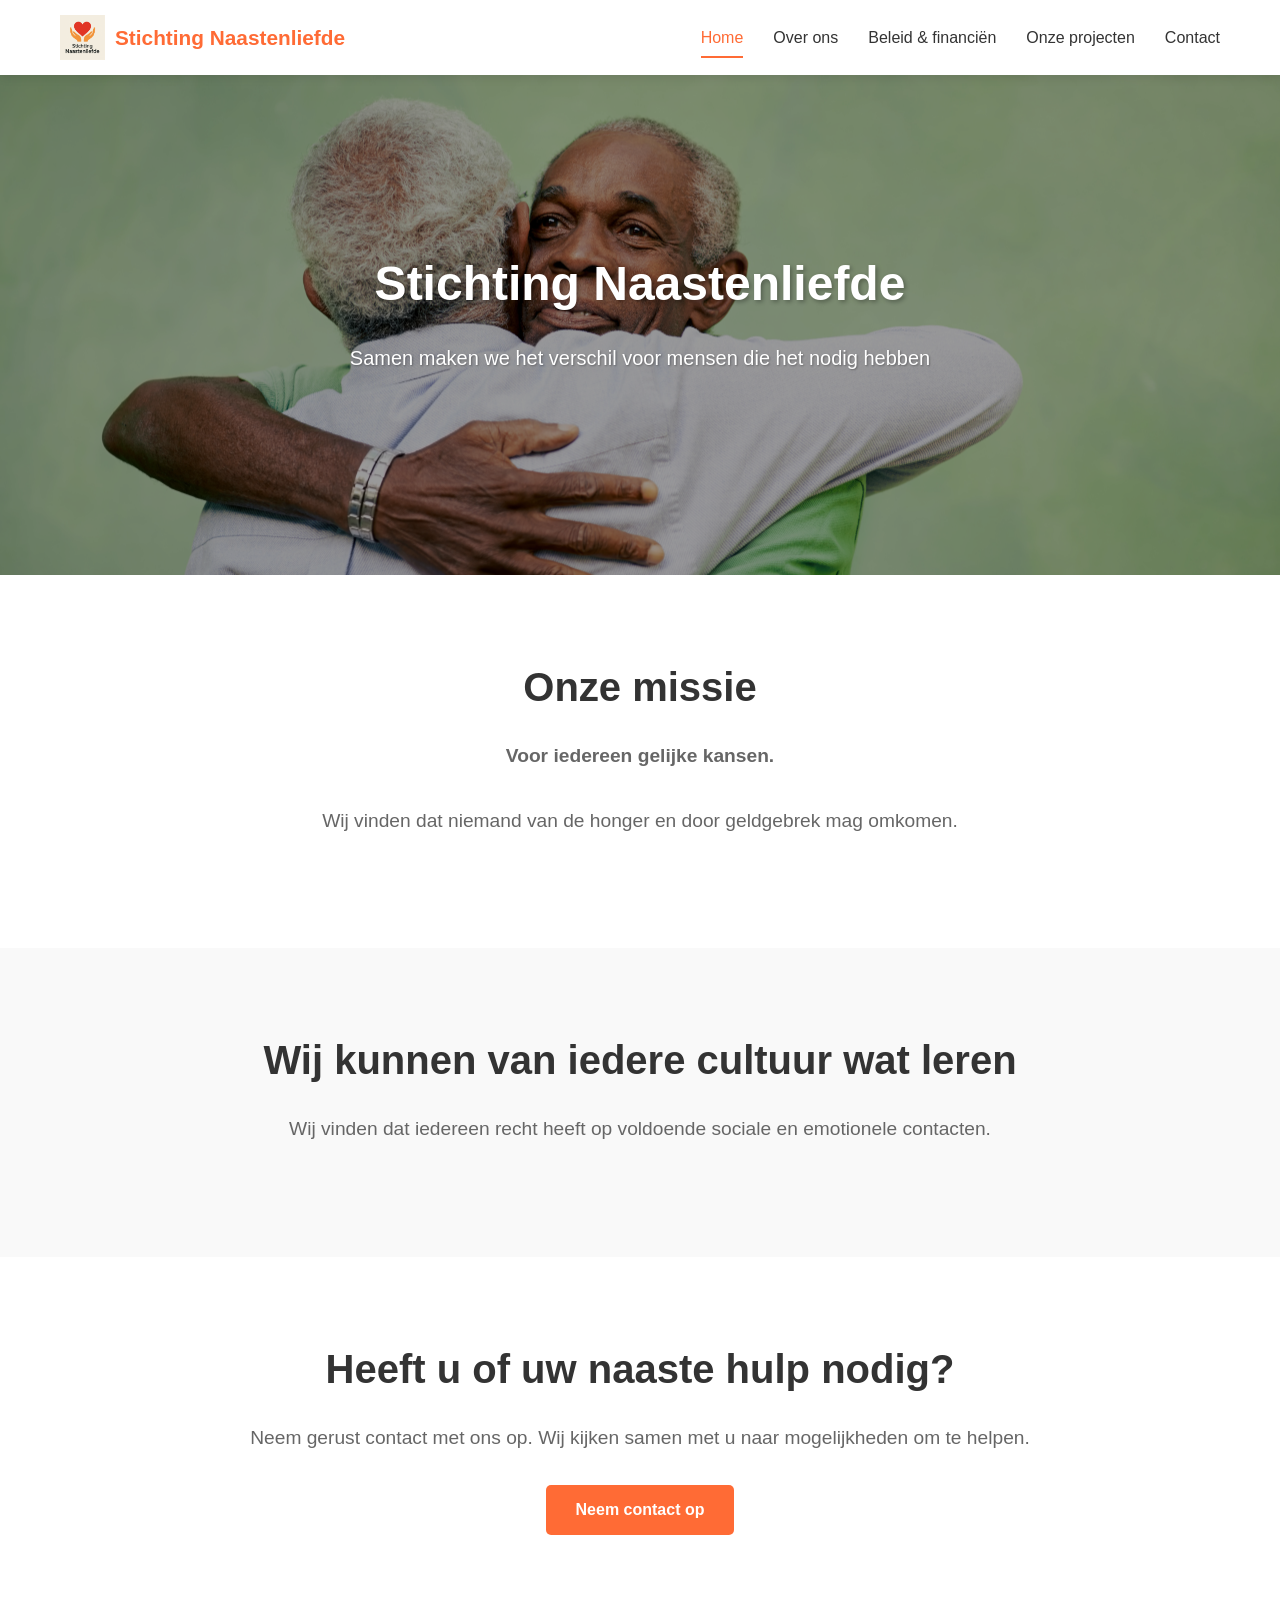
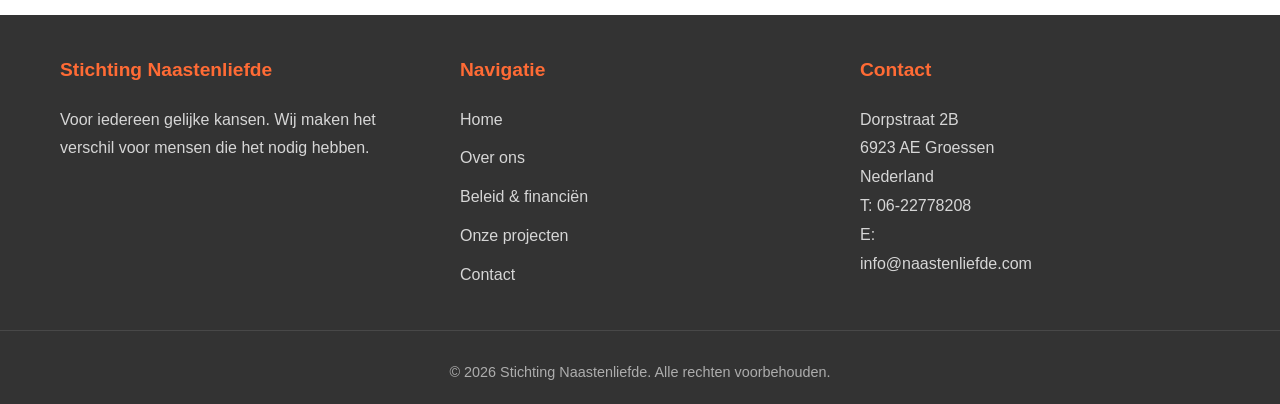
<file: index.html>
<!DOCTYPE html>
<html lang="nl">
<head>
    <meta charset="UTF-8">
    <meta name="viewport" content="width=device-width, initial-scale=1.0">
    <meta name="description" content="Stichting Naastenliefde - Voor iedereen gelijke kansen. Wij helpen mensen die het financieel, sociaal of emotioneel moeilijk hebben.">
    <meta name="keywords" content="stichting, naastenliefde, goede doelen, donatie, hulp, Groessen, Duiven, gelijke kansen">
    <meta name="author" content="Stichting Naastenliefde">
    <meta name="robots" content="index, follow">
    
    <!-- Canonical URL -->
    <link rel="canonical" href="https://www.naastenliefde.com/">
    
    <!-- Open Graph / Facebook -->
    <meta property="og:type" content="website">
    <meta property="og:url" content="https://www.naastenliefde.com/">
    <meta property="og:title" content="Stichting Naastenliefde - Voor iedereen gelijke kansen">
    <meta property="og:description" content="Wij helpen mensen die het financieel, sociaal of emotioneel moeilijk hebben. Samen maken we het verschil.">
    <meta property="og:image" content="https://www.naastenliefde.com/images/hero-kinderen.jpg">
    <meta property="og:locale" content="nl_NL">
    <meta property="og:site_name" content="Stichting Naastenliefde">
    
    <!-- Twitter -->
    <meta name="twitter:card" content="summary_large_image">
    <meta name="twitter:url" content="https://www.naastenliefde.com/">
    <meta name="twitter:title" content="Stichting Naastenliefde - Voor iedereen gelijke kansen">
    <meta name="twitter:description" content="Wij helpen mensen die het financieel, sociaal of emotioneel moeilijk hebben.">
    <meta name="twitter:image" content="https://www.naastenliefde.com/images/hero-kinderen.jpg">
    
    <!-- Favicon -->
    <link rel="icon" type="image/png" href="images/logo.png">
    <link rel="apple-touch-icon" href="images/logo.png">
    
    <title>Stichting Naastenliefde - Voor iedereen gelijke kansen</title>
    <link rel="stylesheet" href="css/style.css?v=2.0">
    
    <!-- Structured Data -->
    <script type="application/ld+json">
    {
        "@context": "https://schema.org",
        "@type": "NGO",
        "name": "Stichting Naastenliefde",
        "url": "https://www.naastenliefde.com",
        "logo": "https://www.naastenliefde.com/images/hero-kinderen.jpg",
        "description": "Voor iedereen gelijke kansen. Wij helpen mensen die het financieel, sociaal of emotioneel moeilijk hebben.",
        "address": {
            "@type": "PostalAddress",
            "streetAddress": "Dorpstraat 2B",
            "addressLocality": "Groessen",
            "postalCode": "6923 AE",
            "addressCountry": "NL"
        },
        "telephone": "+31622778208",
        "email": "info@naastenliefde.com",
        "sameAs": []
    }
    </script>
</head>
<body>
    <!-- Header -->
    <header>
        <div class="header-container">
            <a href="index.html" class="logo">
                <img src="images/logo.png" alt="Stichting Naastenliefde Logo">
                <span>Stichting Naastenliefde</span>
            </a>
            <button class="menu-toggle" onclick="toggleMenu()">☰</button>
            <nav>
                <ul id="nav-menu">
                    <li><a href="index.html" class="active">Home</a></li>
                    <li>
                        <a href="over-ons.html">Over ons</a>
                        <ul class="dropdown">
                            <li><a href="over-ons.html#ons-bestuur">Ons bestuur</a></li>
                            <li><a href="over-ons.html#onze-missie">Onze missie</a></li>
                            <li><a href="over-ons.html#cultuur">Cultuur</a></li>
                            <li><a href="over-ons.html#waar-wij-voor-staan">Waar wij voor staan</a></li>
                        </ul>
                    </li>
                    <li>
                        <a href="beleid-financien.html">Beleid & financiën</a>
                        <ul class="dropdown">
                            <li><a href="beleid-financien.html#beloningsbeleid">Beloningsbeleid</a></li>
                            <li><a href="beleid-financien.html#begunstigers">Onze begunstigers</a></li>
                            <li><a href="beleid-financien.html#jaarstukken">Jaarstukken</a></li>
                            <li><a href="beleid-financien.html#notariele-akten">Notariële akten</a></li>
                        </ul>
                    </li>
                    <li>
                        <a href="onze-projecten.html">Onze projecten</a>
                        <ul class="dropdown">
                            <li><a href="onze-projecten.html#recente-projecten">Recente projecten</a></li>
                            <li><a href="onze-projecten.html#historische-projecten">Bijdragen t/m 2021</a></li>
                            <li><a href="onze-projecten.html#reacties">Reacties deelnemers</a></li>
                        </ul>
                    </li>
                    <li><a href="contact.html">Contact</a></li>
                </ul>
            </nav>
        </div>
    </header>

    <!-- Hero Section -->
    <section class="hero" style="background-image: url('images/hero-kinderen.jpg');">
        <div class="hero-content">
            <h1>Stichting Naastenliefde</h1>
            <p>Samen maken we het verschil voor mensen die het nodig hebben</p>
        </div>
    </section>

    <!-- Missie Sectie -->
    <section class="mission-section">
        <div class="container">
            <h2>Onze missie</h2>
            <p><strong>Voor iedereen gelijke kansen.</strong></p>
            <p>Wij vinden dat niemand van de honger en door geldgebrek mag omkomen.</p>
        </div>
    </section>

    <!-- Cultuur Sectie -->
    <section class="mission-section alt-bg">
        <div class="container">
            <h2>Wij kunnen van iedere cultuur wat leren</h2>
            <p>Wij vinden dat iedereen recht heeft op voldoende sociale en emotionele contacten.</p>
        </div>
    </section>

    <!-- Hulp nodig sectie -->
    <section class="mission-section">
        <div class="container">
            <h2>Heeft u of uw naaste hulp nodig?</h2>
            <p>Neem gerust contact met ons op. Wij kijken samen met u naar mogelijkheden om te helpen.</p>
            <a href="contact.html" class="btn btn-primary">Neem contact op</a>
        </div>
    </section>

    <!-- Footer -->
    <footer>
        <div class="footer-content">
            <div class="footer-section">
                <h3>Stichting Naastenliefde</h3>
                <p>Voor iedereen gelijke kansen. Wij maken het verschil voor mensen die het nodig hebben.</p>
            </div>
            <div class="footer-section">
                <h3>Navigatie</h3>
                <ul>
                    <li><a href="index.html">Home</a></li>
                    <li><a href="over-ons.html">Over ons</a></li>
                    <li><a href="beleid-financien.html">Beleid & financiën</a></li>
                    <li><a href="onze-projecten.html">Onze projecten</a></li>
                    <li><a href="contact.html">Contact</a></li>
                </ul>
            </div>
            <div class="footer-section">
                <h3>Contact</h3>
                <p>Dorpstraat 2B<br>
                6923 AE Groessen<br>
                Nederland</p>
                <p>T: 06-22778208<br>
                E: <a href="mailto:info@naastenliefde.com">info@naastenliefde.com</a></p>
            </div>
        </div>
        <div class="footer-bottom">
            <p>© 2026 Stichting Naastenliefde. Alle rechten voorbehouden.</p>
        </div>
    </footer>

    <script>
        function toggleMenu() {
            const nav = document.querySelector('nav');
            const menuToggle = document.querySelector('.menu-toggle');
            nav.classList.toggle('active');
            menuToggle.classList.toggle('active');
            menuToggle.textContent = nav.classList.contains('active') ? '✕' : '☰';
        }

        // Mobiele dropdown ondersteuning
        document.addEventListener('DOMContentLoaded', function() {
            const dropdownParents = document.querySelectorAll('nav ul > li');
            
            dropdownParents.forEach(function(item) {
                const dropdown = item.querySelector('.dropdown');
                const link = item.querySelector(':scope > a');
                
                if (dropdown && link) {
                    link.addEventListener('click', function(e) {
                        if (window.innerWidth <= 768) {
                            e.preventDefault();
                            
                            // Sluit andere dropdowns
                            dropdownParents.forEach(function(other) {
                                if (other !== item) {
                                    other.classList.remove('dropdown-open');
                                }
                            });
                            
                            item.classList.toggle('dropdown-open');
                        }
                    });
                }
            });

            // Sluit menu bij klikken buiten
            document.addEventListener('click', function(e) {
                const nav = document.querySelector('nav');
                const menuToggle = document.querySelector('.menu-toggle');
                
                if (!nav.contains(e.target) && !menuToggle.contains(e.target) && nav.classList.contains('active')) {
                    nav.classList.remove('active');
                    menuToggle.classList.remove('active');
                    menuToggle.textContent = '☰';
                }
            });

            // Reset menu bij resize
            window.addEventListener('resize', function() {
                if (window.innerWidth > 768) {
                    const nav = document.querySelector('nav');
                    const menuToggle = document.querySelector('.menu-toggle');
                    nav.classList.remove('active');
                    menuToggle.classList.remove('active');
                    menuToggle.textContent = '☰';
                    document.querySelectorAll('.dropdown-open').forEach(function(item) {
                        item.classList.remove('dropdown-open');
                    });
                }
            });
        });
    </script>
</body>
</html>
</file>
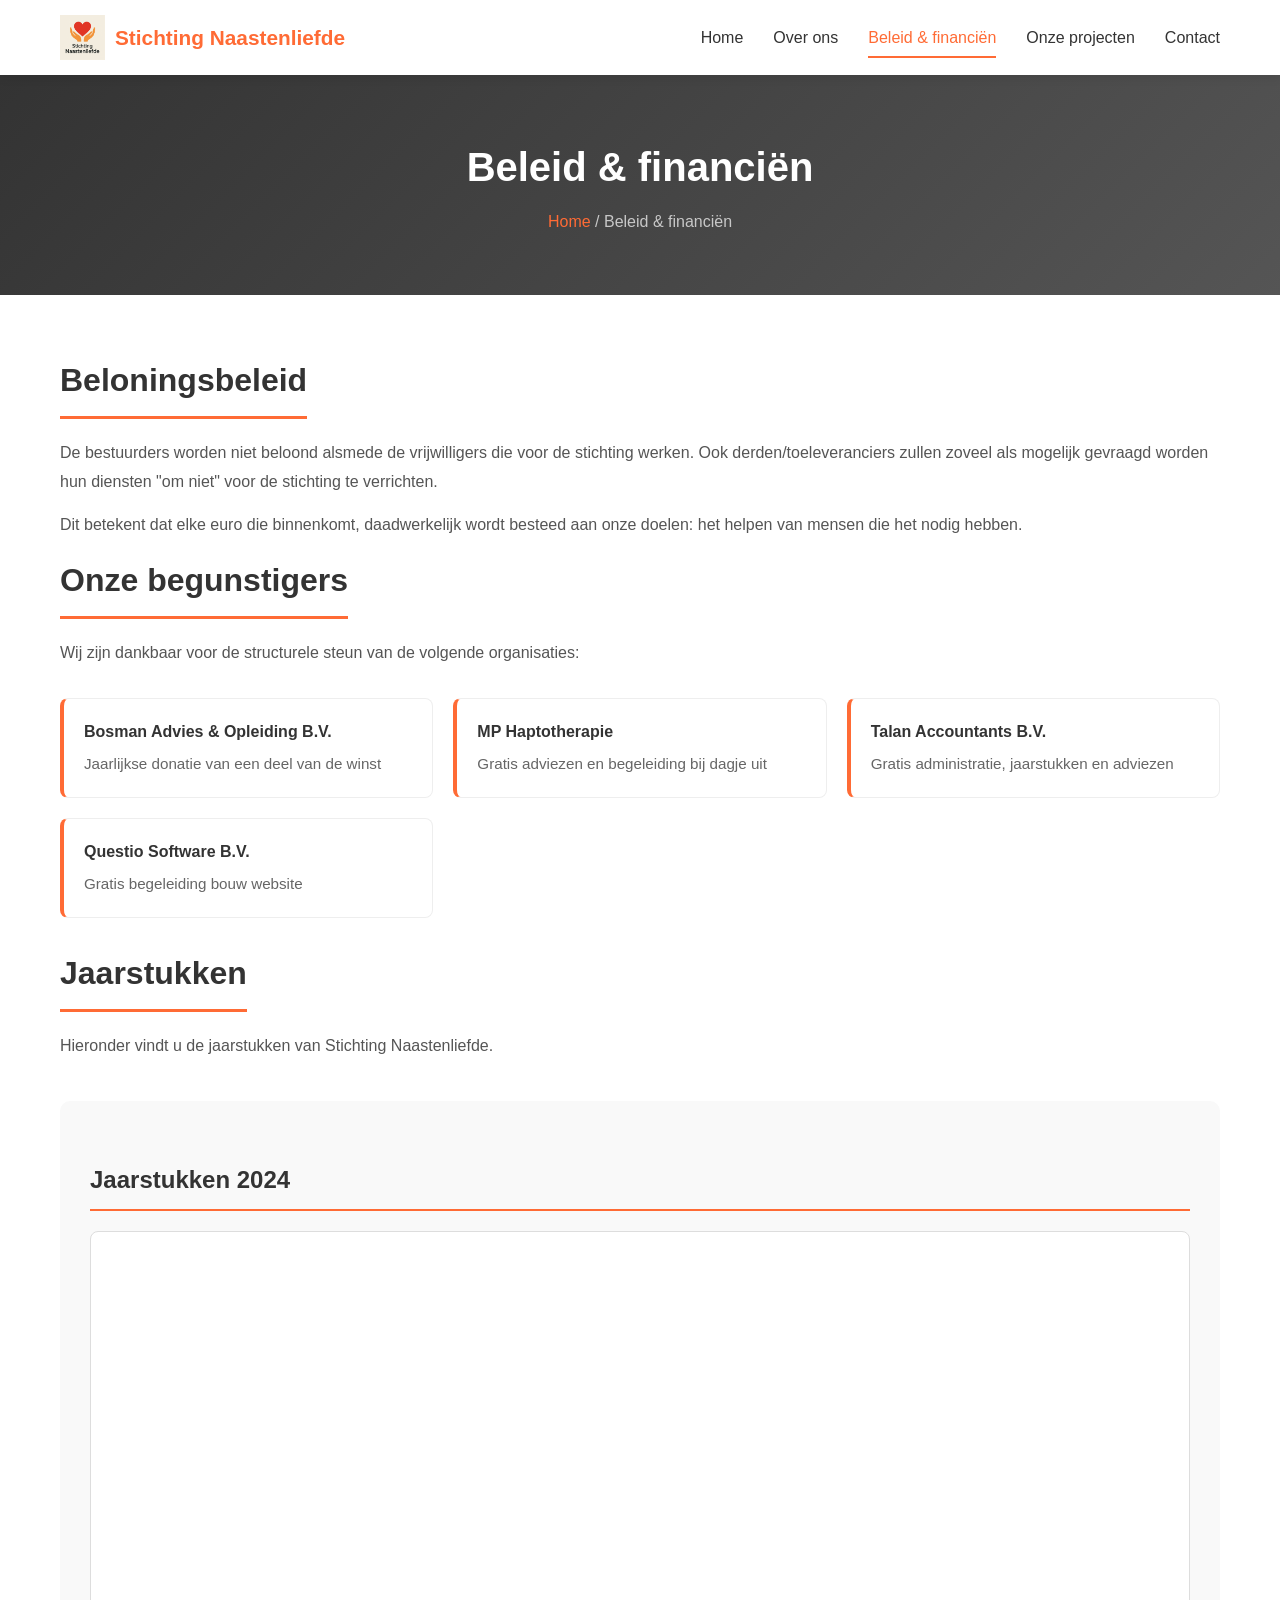
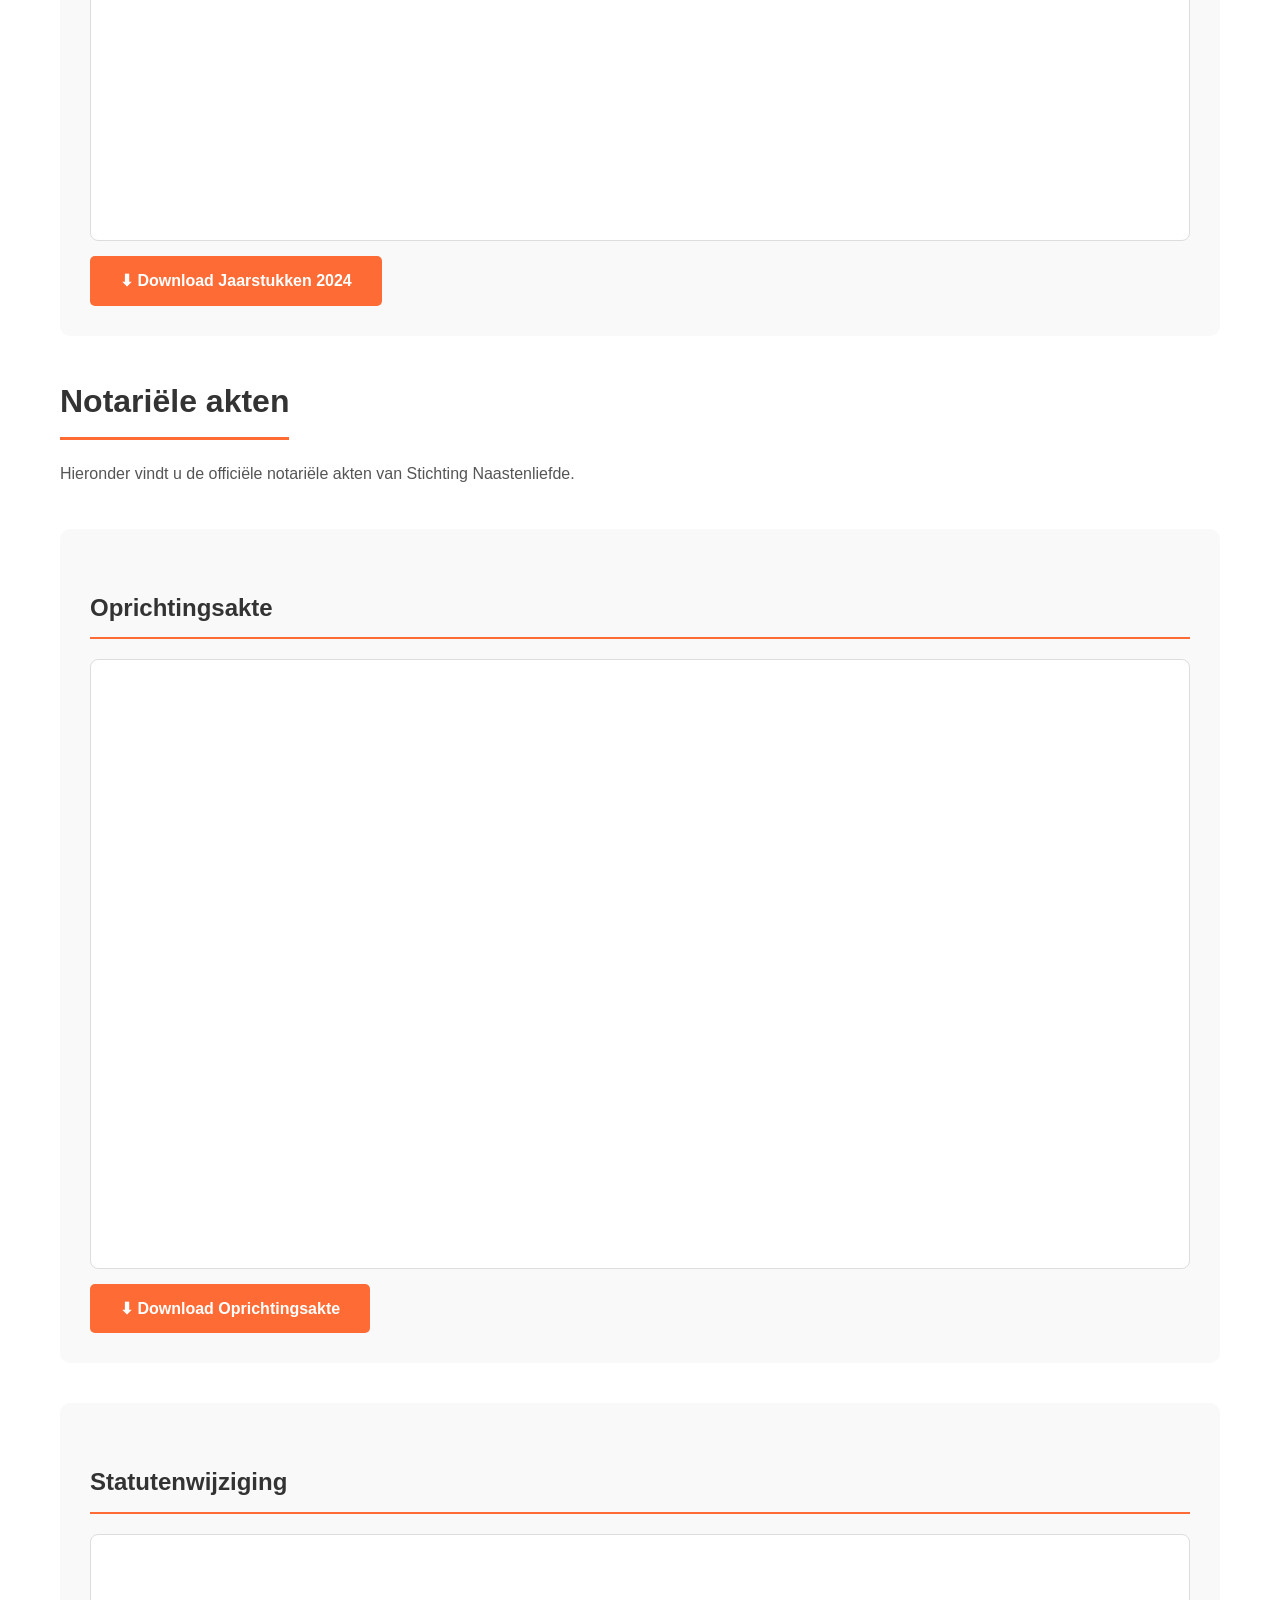
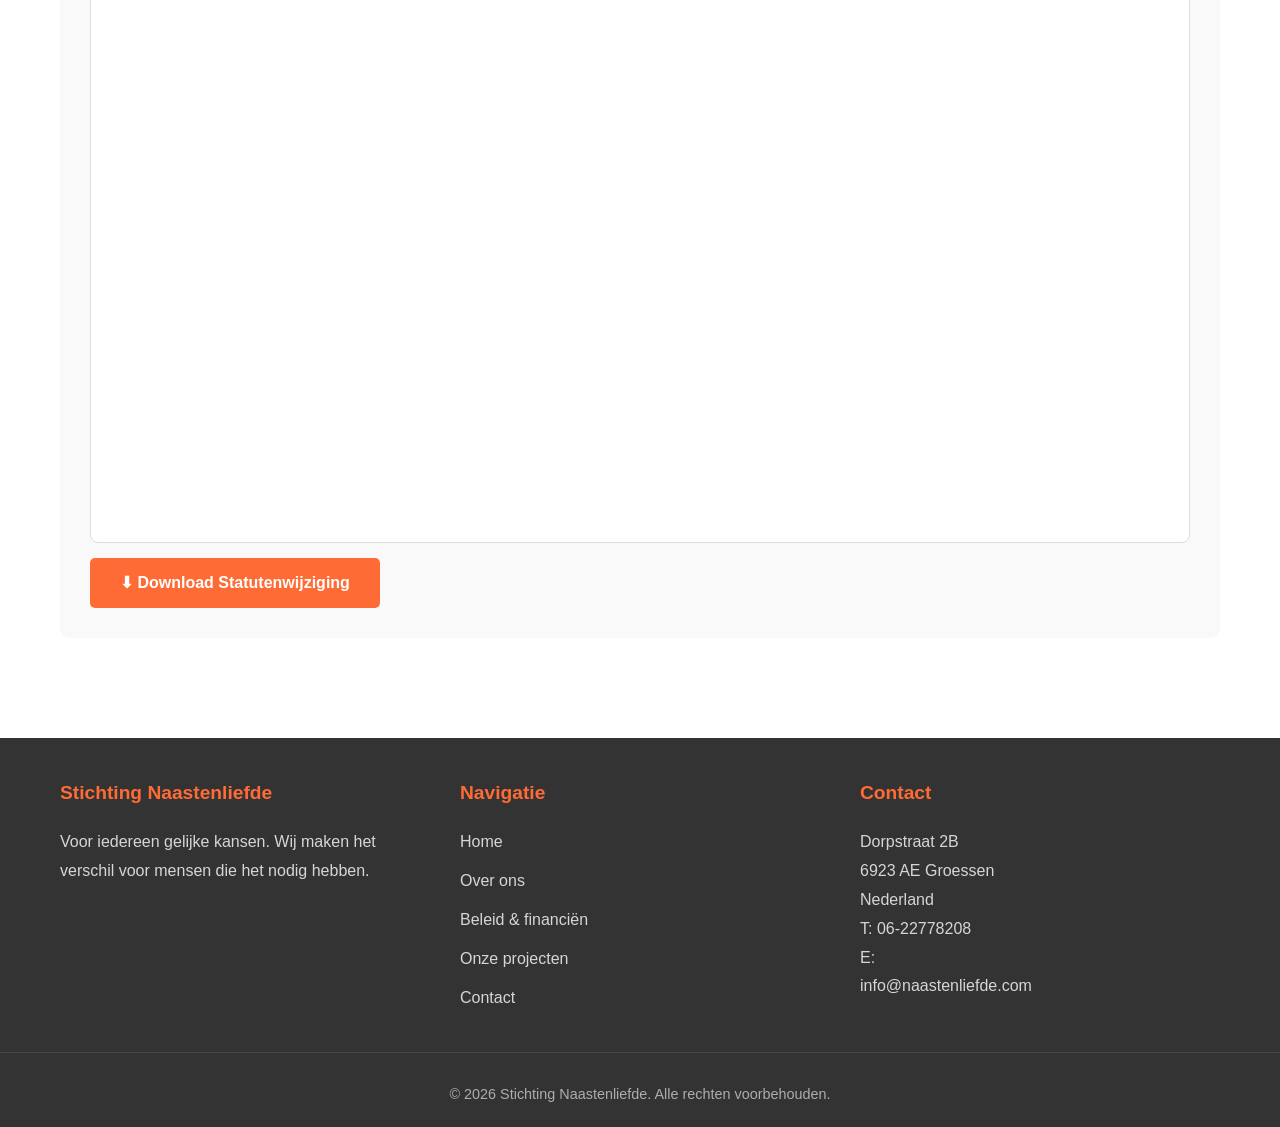
<file: beleid-financien.html>
<!DOCTYPE html>
<html lang="nl">
<head>
    <meta charset="UTF-8">
    <meta name="viewport" content="width=device-width, initial-scale=1.0">
    <meta name="description" content="Beleid en financiën van Stichting Naastenliefde - Beloningsbeleid, begunstigers, jaarstukken en notariële akten.">
    <meta name="keywords" content="stichting naastenliefde, beleid, financiën, jaarstukken, ANBI, transparantie">
    <meta name="robots" content="index, follow">
    
    <link rel="canonical" href="https://www.naastenliefde.com/beleid-financien.html">
    
    <meta property="og:type" content="website">
    <meta property="og:url" content="https://www.naastenliefde.com/beleid-financien.html">
    <meta property="og:title" content="Beleid & financiën - Stichting Naastenliefde">
    <meta property="og:description" content="Beloningsbeleid, begunstigers, jaarstukken en notariële akten.">
    <meta property="og:image" content="https://www.naastenliefde.com/images/hero-kinderen.jpg">
    
    <meta name="twitter:card" content="summary_large_image">
    <meta name="twitter:title" content="Beleid & financiën - Stichting Naastenliefde">
    
    <link rel="icon" type="image/png" href="images/logo.png">
    <link rel="apple-touch-icon" href="images/logo.png">
    
    <title>Beleid & financiën - Stichting Naastenliefde</title>
    <link rel="stylesheet" href="css/style.css?v=2.0">
</head>
<body>
    <!-- Header -->
    <header>
        <div class="header-container">
            <a href="index.html" class="logo">
                <img src="images/logo.png" alt="Stichting Naastenliefde Logo">
                <span>Stichting Naastenliefde</span>
            </a>
            <button class="menu-toggle" onclick="toggleMenu()">☰</button>
            <nav>
                <ul id="nav-menu">
                    <li><a href="index.html">Home</a></li>
                    <li>
                        <a href="over-ons.html">Over ons</a>
                        <ul class="dropdown">
                            <li><a href="over-ons.html#ons-bestuur">Ons bestuur</a></li>
                            <li><a href="over-ons.html#onze-missie">Onze missie</a></li>
                            <li><a href="over-ons.html#cultuur">Cultuur</a></li>
                            <li><a href="over-ons.html#waar-wij-voor-staan">Waar wij voor staan</a></li>
                        </ul>
                    </li>
                    <li>
                        <a href="beleid-financien.html" class="active">Beleid & financiën</a>
                        <ul class="dropdown">
                            <li><a href="beleid-financien.html#beloningsbeleid">Beloningsbeleid</a></li>
                            <li><a href="beleid-financien.html#begunstigers">Onze begunstigers</a></li>
                            <li><a href="beleid-financien.html#jaarstukken">Jaarstukken</a></li>
                            <li><a href="beleid-financien.html#notariele-akten">Notariële akten</a></li>
                        </ul>
                    </li>
                    <li>
                        <a href="onze-projecten.html">Onze projecten</a>
                        <ul class="dropdown">
                            <li><a href="onze-projecten.html#recente-projecten">Recente projecten</a></li>
                            <li><a href="onze-projecten.html#historische-projecten">Bijdragen t/m 2021</a></li>
                            <li><a href="onze-projecten.html#reacties">Reacties deelnemers</a></li>
                        </ul>
                    </li>
                    <li><a href="contact.html">Contact</a></li>
                </ul>
            </nav>
        </div>
    </header>

    <!-- Page Header -->
    <div class="page-header">
        <h1>Beleid & financiën</h1>
        <p class="breadcrumb"><a href="index.html">Home</a> / Beleid & financiën</p>
    </div>

    <!-- Content -->
    <section class="content-block">
        <div class="container">
            <h2 id="beloningsbeleid">Beloningsbeleid</h2>
            <p>De bestuurders worden niet beloond alsmede de vrijwilligers die voor de stichting werken. Ook derden/toeleveranciers zullen zoveel als mogelijk gevraagd worden hun diensten "om niet" voor de stichting te verrichten.</p>
            <p>Dit betekent dat elke euro die binnenkomt, daadwerkelijk wordt besteed aan onze doelen: het helpen van mensen die het nodig hebben.</p>

            <h2 id="begunstigers">Onze begunstigers</h2>
            <p>Wij zijn dankbaar voor de structurele steun van de volgende organisaties:</p>
            
            <div class="supporters-list">
                <div class="supporter-item">
                    <h4>Bosman Advies & Opleiding B.V.</h4>
                    <p>Jaarlijkse donatie van een deel van de winst</p>
                </div>
                <div class="supporter-item">
                    <h4>MP Haptotherapie</h4>
                    <p>Gratis adviezen en begeleiding bij dagje uit</p>
                </div>
                <div class="supporter-item">
                    <h4>Talan Accountants B.V.</h4>
                    <p>Gratis administratie, jaarstukken en adviezen</p>
                </div>
                <div class="supporter-item">
                    <h4>Questio Software B.V.</h4>
                    <p>Gratis begeleiding bouw website</p>
                </div>
            </div>

            <h2 id="jaarstukken">Jaarstukken</h2>
            <p>Hieronder vindt u de jaarstukken van Stichting Naastenliefde.</p>

            <div class="document-viewer-section">
                <h3>Jaarstukken 2024</h3>
                <div class="pdf-viewer-container">
                    <iframe src="documenten/Jaarstukken2024%20Stichting%20Naastenliefde.pdf" class="pdf-viewer" title="Jaarstukken 2024 Stichting Naastenliefde"></iframe>
                </div>
                <a href="documenten/Jaarstukken2024%20Stichting%20Naastenliefde.pdf" download class="btn btn-primary download-btn">⬇ Download Jaarstukken 2024</a>
            </div>

            <h2 id="notariele-akten">Notariële akten</h2>
            <p>Hieronder vindt u de officiële notariële akten van Stichting Naastenliefde.</p>

            <div class="document-viewer-section">
                <h3>Oprichtingsakte</h3>
                <div class="pdf-viewer-container">
                    <iframe src="documenten/OprichtingsakteStichting%20(1).pdf" class="pdf-viewer" title="Oprichtingsakte Stichting Naastenliefde"></iframe>
                </div>
                <a href="documenten/OprichtingsakteStichting%20(1).pdf" download class="btn btn-primary download-btn">⬇ Download Oprichtingsakte</a>
            </div>

            <div class="document-viewer-section">
                <h3>Statutenwijziging</h3>
                <div class="pdf-viewer-container">
                    <iframe src="documenten/StatutenwijzigingStichting.pdf" class="pdf-viewer" title="Statutenwijziging Stichting Naastenliefde"></iframe>
                </div>
                <a href="documenten/StatutenwijzigingStichting.pdf" download class="btn btn-primary download-btn">⬇ Download Statutenwijziging</a>
            </div>
        </div>
    </section>

    <!-- Footer -->
    <footer>
        <div class="footer-content">
            <div class="footer-section">
                <h3>Stichting Naastenliefde</h3>
                <p>Voor iedereen gelijke kansen. Wij maken het verschil voor mensen die het nodig hebben.</p>
            </div>
            <div class="footer-section">
                <h3>Navigatie</h3>
                <ul>
                    <li><a href="index.html">Home</a></li>
                    <li><a href="over-ons.html">Over ons</a></li>
                    <li><a href="beleid-financien.html">Beleid & financiën</a></li>
                    <li><a href="onze-projecten.html">Onze projecten</a></li>
                    <li><a href="contact.html">Contact</a></li>
                </ul>
            </div>
            <div class="footer-section">
                <h3>Contact</h3>
                <p>Dorpstraat 2B<br>
                6923 AE Groessen<br>
                Nederland</p>
                <p>T: 06-22778208<br>
                E: <a href="mailto:info@naastenliefde.com">info@naastenliefde.com</a></p>
            </div>
        </div>
        <div class="footer-bottom">
            <p>© 2026 Stichting Naastenliefde. Alle rechten voorbehouden.</p>
        </div>
    </footer>

    <script>
        function toggleMenu() {
            const nav = document.querySelector('nav');
            const menuToggle = document.querySelector('.menu-toggle');
            nav.classList.toggle('active');
            menuToggle.classList.toggle('active');
            menuToggle.textContent = nav.classList.contains('active') ? '✕' : '☰';
        }

        // Mobiele dropdown ondersteuning
        document.addEventListener('DOMContentLoaded', function() {
            const dropdownParents = document.querySelectorAll('nav ul > li');
            
            dropdownParents.forEach(function(item) {
                const dropdown = item.querySelector('.dropdown');
                const link = item.querySelector(':scope > a');
                
                if (dropdown && link) {
                    link.addEventListener('click', function(e) {
                        if (window.innerWidth <= 768) {
                            e.preventDefault();
                            
                            // Sluit andere dropdowns
                            dropdownParents.forEach(function(other) {
                                if (other !== item) {
                                    other.classList.remove('dropdown-open');
                                }
                            });
                            
                            item.classList.toggle('dropdown-open');
                        }
                    });
                }
            });

            // Sluit menu bij klikken buiten
            document.addEventListener('click', function(e) {
                const nav = document.querySelector('nav');
                const menuToggle = document.querySelector('.menu-toggle');
                
                if (!nav.contains(e.target) && !menuToggle.contains(e.target) && nav.classList.contains('active')) {
                    nav.classList.remove('active');
                    menuToggle.classList.remove('active');
                    menuToggle.textContent = '☰';
                }
            });

            // Reset menu bij resize
            window.addEventListener('resize', function() {
                if (window.innerWidth > 768) {
                    const nav = document.querySelector('nav');
                    const menuToggle = document.querySelector('.menu-toggle');
                    nav.classList.remove('active');
                    menuToggle.classList.remove('active');
                    menuToggle.textContent = '☰';
                    document.querySelectorAll('.dropdown-open').forEach(function(item) {
                        item.classList.remove('dropdown-open');
                    });
                }
            });
        });
    </script>
</body>
</html>
</file>
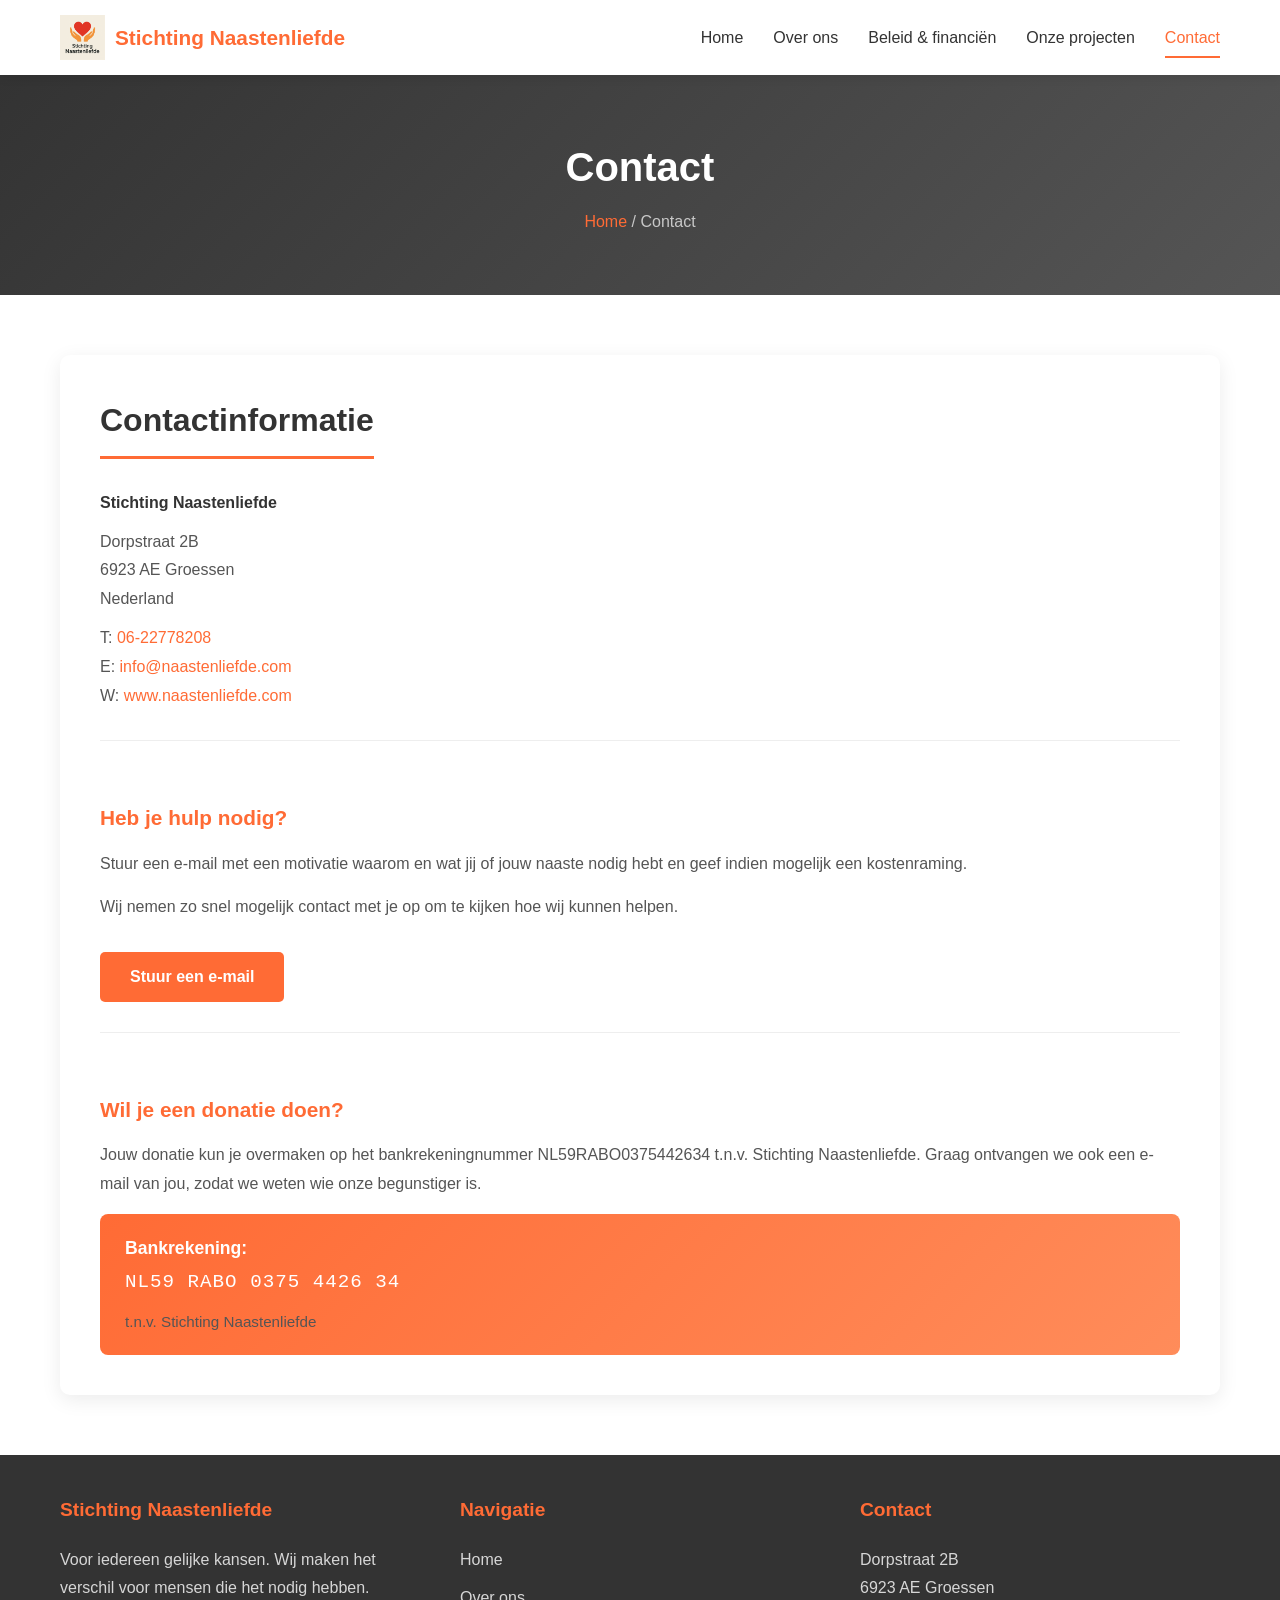
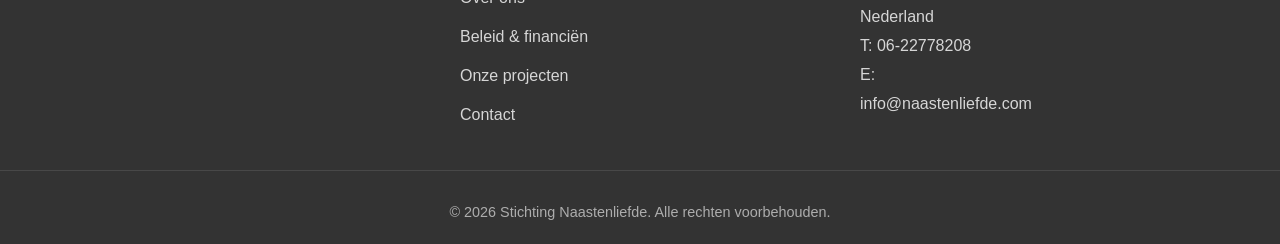
<file: contact.html>
<!DOCTYPE html>
<html lang="nl">
<head>
    <meta charset="UTF-8">
    <meta name="viewport" content="width=device-width, initial-scale=1.0">
    <meta name="description" content="Neem contact op met Stichting Naastenliefde voor hulp of om te doneren. Adres: Dorpstraat 2B, 6923 AE Groessen.">
    <meta name="keywords" content="contact, stichting naastenliefde, doneren, hulp vragen, Groessen">
    <meta name="robots" content="index, follow">
    
    <link rel="canonical" href="https://www.naastenliefde.com/contact.html">
    
    <meta property="og:type" content="website">
    <meta property="og:url" content="https://www.naastenliefde.com/contact.html">
    <meta property="og:title" content="Contact - Stichting Naastenliefde">
    <meta property="og:description" content="Neem contact op voor hulp of om te doneren.">
    <meta property="og:image" content="https://www.naastenliefde.com/images/hero-kinderen.jpg">
    
    <meta name="twitter:card" content="summary_large_image">
    <meta name="twitter:title" content="Contact - Stichting Naastenliefde">
    
    <link rel="icon" type="image/png" href="images/logo.png">
    <link rel="apple-touch-icon" href="images/logo.png">
    
    <title>Contact - Stichting Naastenliefde</title>
    <link rel="stylesheet" href="css/style.css?v=2.0">
</head>
<body>
    <!-- Header -->
    <header>
        <div class="header-container">
            <a href="index.html" class="logo">
                <img src="images/logo.png" alt="Stichting Naastenliefde Logo">
                <span>Stichting Naastenliefde</span>
            </a>
            <button class="menu-toggle" onclick="toggleMenu()">☰</button>
            <nav>
                <ul id="nav-menu">
                    <li><a href="index.html">Home</a></li>
                    <li>
                        <a href="over-ons.html">Over ons</a>
                        <ul class="dropdown">
                            <li><a href="over-ons.html#ons-bestuur">Ons bestuur</a></li>
                            <li><a href="over-ons.html#onze-missie">Onze missie</a></li>
                            <li><a href="over-ons.html#cultuur">Cultuur</a></li>
                            <li><a href="over-ons.html#waar-wij-voor-staan">Waar wij voor staan</a></li>
                        </ul>
                    </li>
                    <li>
                        <a href="beleid-financien.html">Beleid & financiën</a>
                        <ul class="dropdown">
                            <li><a href="beleid-financien.html#beloningsbeleid">Beloningsbeleid</a></li>
                            <li><a href="beleid-financien.html#begunstigers">Onze begunstigers</a></li>
                            <li><a href="beleid-financien.html#jaarstukken">Jaarstukken</a></li>
                            <li><a href="beleid-financien.html#notariele-akten">Notariële akten</a></li>
                        </ul>
                    </li>
                    <li>
                        <a href="onze-projecten.html">Onze projecten</a>
                        <ul class="dropdown">
                            <li><a href="onze-projecten.html#recente-projecten">Recente projecten</a></li>
                            <li><a href="onze-projecten.html#historische-projecten">Bijdragen t/m 2021</a></li>
                            <li><a href="onze-projecten.html#reacties">Reacties deelnemers</a></li>
                        </ul>
                    </li>
                    <li><a href="contact.html" class="active">Contact</a></li>
                </ul>
            </nav>
        </div>
    </header>

    <!-- Page Header -->
    <div class="page-header">
        <h1>Contact</h1>
        <p class="breadcrumb"><a href="index.html">Home</a> / Contact</p>
    </div>

    <!-- Content -->
    <section class="content-block">
        <div class="container">
            <div class="contact-grid">
                <div class="contact-info">
                    <h2>Contactinformatie</h2>
                    
                    <div class="contact-details">
                        <p><strong>Stichting Naastenliefde</strong></p>
                        <p>Dorpstraat 2B<br>
                        6923 AE Groessen<br>
                        Nederland</p>
                        <p>T: <a href="tel:+31622778208">06-22778208</a><br>
                        E: <a href="mailto:info@naastenliefde.com">info@naastenliefde.com</a><br>
                        W: <a href="https://www.naastenliefde.com" target="_blank">www.naastenliefde.com</a></p>
                    </div>

                    <div class="contact-section">
                        <h3>Heb je hulp nodig?</h3>
                        <p>Stuur een e-mail met een motivatie waarom en wat jij of jouw naaste nodig hebt en geef indien mogelijk een kostenraming.</p>
                        <p>Wij nemen zo snel mogelijk contact met je op om te kijken hoe wij kunnen helpen.</p>
                        <a href="mailto:info@naastenliefde.com" class="btn btn-primary" style="margin-top: 15px;">Stuur een e-mail</a>
                    </div>

                    <div class="contact-section">
                        <h3>Wil je een donatie doen?</h3>
                        <p>Jouw donatie kun je overmaken op het bankrekeningnummer NL59RABO0375442634 t.n.v. Stichting Naastenliefde. Graag ontvangen we ook een e-mail van jou, zodat we weten wie onze begunstiger is.</p>
                        <div class="bank-info">
                            <strong>Bankrekening:</strong>
                            <span>NL59 RABO 0375 4426 34</span>
                            <p style="margin-top: 10px; margin-bottom: 0; font-size: 0.95rem;">t.n.v. Stichting Naastenliefde</p>
                        </div>
                    </div>
                </div>
            </div>
        </div>
    </section>

    <!-- Footer -->
    <footer>
        <div class="footer-content">
            <div class="footer-section">
                <h3>Stichting Naastenliefde</h3>
                <p>Voor iedereen gelijke kansen. Wij maken het verschil voor mensen die het nodig hebben.</p>
            </div>
            <div class="footer-section">
                <h3>Navigatie</h3>
                <ul>
                    <li><a href="index.html">Home</a></li>
                    <li><a href="over-ons.html">Over ons</a></li>
                    <li><a href="beleid-financien.html">Beleid & financiën</a></li>
                    <li><a href="onze-projecten.html">Onze projecten</a></li>
                    <li><a href="contact.html">Contact</a></li>
                </ul>
            </div>
            <div class="footer-section">
                <h3>Contact</h3>
                <p>Dorpstraat 2B<br>
                6923 AE Groessen<br>
                Nederland</p>
                <p>T: 06-22778208<br>
                E: <a href="mailto:info@naastenliefde.com">info@naastenliefde.com</a></p>
            </div>
        </div>
        <div class="footer-bottom">
            <p>© 2026 Stichting Naastenliefde. Alle rechten voorbehouden.</p>
        </div>
    </footer>

    <script>
        function toggleMenu() {
            const nav = document.querySelector('nav');
            const menuToggle = document.querySelector('.menu-toggle');
            nav.classList.toggle('active');
            menuToggle.classList.toggle('active');
            menuToggle.textContent = nav.classList.contains('active') ? '✕' : '☰';
        }

        // Mobiele dropdown ondersteuning
        document.addEventListener('DOMContentLoaded', function() {
            const dropdownParents = document.querySelectorAll('nav ul > li');
            
            dropdownParents.forEach(function(item) {
                const dropdown = item.querySelector('.dropdown');
                const link = item.querySelector(':scope > a');
                
                if (dropdown && link) {
                    link.addEventListener('click', function(e) {
                        if (window.innerWidth <= 768) {
                            e.preventDefault();
                            
                            // Sluit andere dropdowns
                            dropdownParents.forEach(function(other) {
                                if (other !== item) {
                                    other.classList.remove('dropdown-open');
                                }
                            });
                            
                            item.classList.toggle('dropdown-open');
                        }
                    });
                }
            });

            // Sluit menu bij klikken buiten
            document.addEventListener('click', function(e) {
                const nav = document.querySelector('nav');
                const menuToggle = document.querySelector('.menu-toggle');
                
                if (!nav.contains(e.target) && !menuToggle.contains(e.target) && nav.classList.contains('active')) {
                    nav.classList.remove('active');
                    menuToggle.classList.remove('active');
                    menuToggle.textContent = '☰';
                }
            });

            // Reset menu bij resize
            window.addEventListener('resize', function() {
                if (window.innerWidth > 768) {
                    const nav = document.querySelector('nav');
                    const menuToggle = document.querySelector('.menu-toggle');
                    nav.classList.remove('active');
                    menuToggle.classList.remove('active');
                    menuToggle.textContent = '☰';
                    document.querySelectorAll('.dropdown-open').forEach(function(item) {
                        item.classList.remove('dropdown-open');
                    });
                }
            });
        });
    </script>
</body>
</html>
</file>
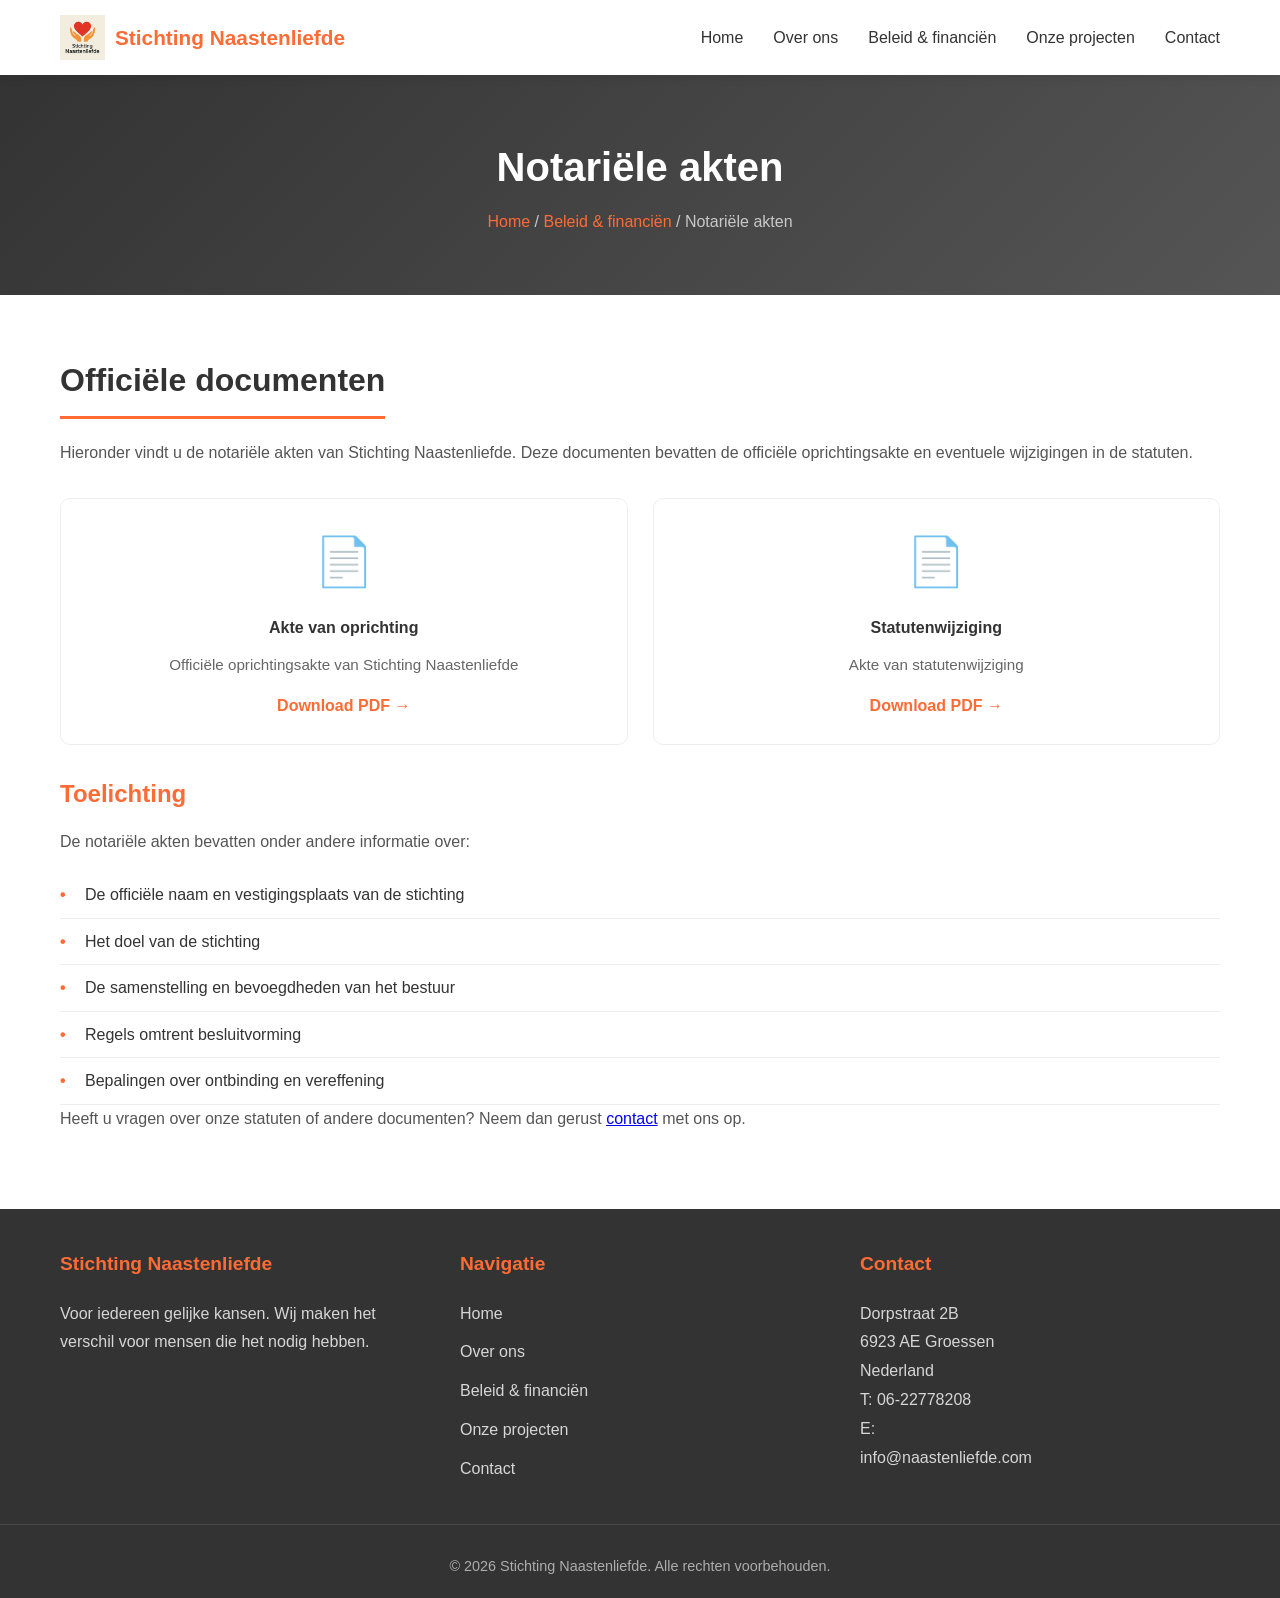
<file: notariele-akten.html>
<!DOCTYPE html>
<html lang="nl">
<head>
    <meta charset="UTF-8">
    <meta name="viewport" content="width=device-width, initial-scale=1.0">
    <meta name="description" content="Notariële akten van Stichting Naastenliefde - Oprichtingsakte en statutenwijziging.">
    <meta name="keywords" content="notariële akten, stichting naastenliefde, oprichtingsakte, statuten">
    <meta name="robots" content="index, follow">
    
    <link rel="canonical" href="https://www.naastenliefde.com/notariele-akten.html">
    
    <meta property="og:type" content="website">
    <meta property="og:url" content="https://www.naastenliefde.com/notariele-akten.html">
    <meta property="og:title" content="Notariële akten - Stichting Naastenliefde">
    <meta property="og:description" content="Oprichtingsakte en statutenwijziging van Stichting Naastenliefde.">
    
    <link rel="icon" type="image/png" href="images/logo.png">
    <link rel="apple-touch-icon" href="images/logo.png">
    
    <title>Notariële akten - Stichting Naastenliefde</title>
    <link rel="stylesheet" href="css/style.css?v=2.0">
</head>
<body>
    <!-- Header -->
    <header>
        <div class="header-container">
            <a href="index.html" class="logo">
                <img src="images/logo.png" alt="Stichting Naastenliefde Logo">
                <span>Stichting Naastenliefde</span>
            </a>
            <button class="menu-toggle" onclick="toggleMenu()">☰</button>
            <nav>
                <ul id="nav-menu">
                    <li><a href="index.html">Home</a></li>
                    <li>
                        <a href="over-ons.html">Over ons</a>
                        <ul class="dropdown">
                            <li><a href="over-ons.html#ons-bestuur">Ons bestuur</a></li>
                            <li><a href="over-ons.html#onze-missie">Onze missie</a></li>
                            <li><a href="over-ons.html#cultuur">Cultuur</a></li>
                            <li><a href="over-ons.html#waar-wij-voor-staan">Waar wij voor staan</a></li>
                        </ul>
                    </li>
                    <li>
                        <a href="beleid-financien.html">Beleid & financiën</a>
                        <ul class="dropdown">
                            <li><a href="beleid-financien.html#beloningsbeleid">Beloningsbeleid</a></li>
                            <li><a href="beleid-financien.html#begunstigers">Onze begunstigers</a></li>
                            <li><a href="beleid-financien.html#jaarstukken">Jaarstukken</a></li>
                            <li><a href="beleid-financien.html#notariele-akten">Notariële akten</a></li>
                        </ul>
                    </li>
                    <li>
                        <a href="onze-projecten.html">Onze projecten</a>
                        <ul class="dropdown">
                            <li><a href="onze-projecten.html#recente-projecten">Recente projecten</a></li>
                            <li><a href="onze-projecten.html#historische-projecten">Bijdragen t/m 2021</a></li>
                            <li><a href="onze-projecten.html#reacties">Reacties deelnemers</a></li>
                        </ul>
                    </li>
                    <li><a href="contact.html">Contact</a></li>
                </ul>
            </nav>
        </div>
    </header>

    <!-- Page Header -->
    <div class="page-header">
        <h1>Notariële akten</h1>
        <p class="breadcrumb"><a href="index.html">Home</a> / <a href="beleid-financien.html">Beleid & financiën</a> / Notariële akten</p>
    </div>

    <!-- Content -->
    <section class="content-block">
        <div class="container">
            <h2>Officiële documenten</h2>
            <p>Hieronder vindt u de notariële akten van Stichting Naastenliefde. Deze documenten bevatten de officiële oprichtingsakte en eventuele wijzigingen in de statuten.</p>

            <div class="documents-list">
                <div class="document-card">
                    <div class="icon">📄</div>
                    <h4>Akte van oprichting</h4>
                    <p>Officiële oprichtingsakte van Stichting Naastenliefde</p>
                    <a href="documenten/OprichtingsakteStichting%20(1).pdf" target="_blank">Download PDF →</a>
                </div>
                <div class="document-card">
                    <div class="icon">📄</div>
                    <h4>Statutenwijziging</h4>
                    <p>Akte van statutenwijziging</p>
                    <a href="documenten/StatutenwijzigingStichting.pdf" target="_blank">Download PDF →</a>
                </div>
            </div>

            <h3>Toelichting</h3>
            <p>De notariële akten bevatten onder andere informatie over:</p>
            <ul>
                <li>De officiële naam en vestigingsplaats van de stichting</li>
                <li>Het doel van de stichting</li>
                <li>De samenstelling en bevoegdheden van het bestuur</li>
                <li>Regels omtrent besluitvorming</li>
                <li>Bepalingen over ontbinding en vereffening</li>
            </ul>

            <p>Heeft u vragen over onze statuten of andere documenten? Neem dan gerust <a href="contact.html">contact</a> met ons op.</p>
        </div>
    </section>

    <!-- Footer -->
    <footer>
        <div class="footer-content">
            <div class="footer-section">
                <h3>Stichting Naastenliefde</h3>
                <p>Voor iedereen gelijke kansen. Wij maken het verschil voor mensen die het nodig hebben.</p>
            </div>
            <div class="footer-section">
                <h3>Navigatie</h3>
                <ul>
                    <li><a href="index.html">Home</a></li>
                    <li><a href="over-ons.html">Over ons</a></li>
                    <li><a href="beleid-financien.html">Beleid & financiën</a></li>
                    <li><a href="onze-projecten.html">Onze projecten</a></li>
                    <li><a href="contact.html">Contact</a></li>
                </ul>
            </div>
            <div class="footer-section">
                <h3>Contact</h3>
                <p>Dorpstraat 2B<br>
                6923 AE Groessen<br>
                Nederland</p>
                <p>T: 06-22778208<br>
                E: <a href="mailto:info@naastenliefde.com">info@naastenliefde.com</a></p>
            </div>
        </div>
        <div class="footer-bottom">
            <p>© 2026 Stichting Naastenliefde. Alle rechten voorbehouden.</p>
        </div>
    </footer>

    <script>
        function toggleMenu() {
            const nav = document.querySelector('nav');
            const menuToggle = document.querySelector('.menu-toggle');
            nav.classList.toggle('active');
            menuToggle.classList.toggle('active');
            menuToggle.textContent = nav.classList.contains('active') ? '✕' : '☰';
        }

        // Mobiele dropdown ondersteuning
        document.addEventListener('DOMContentLoaded', function() {
            const dropdownParents = document.querySelectorAll('nav ul > li');
            
            dropdownParents.forEach(function(item) {
                const dropdown = item.querySelector('.dropdown');
                const link = item.querySelector(':scope > a');
                
                if (dropdown && link) {
                    link.addEventListener('click', function(e) {
                        if (window.innerWidth <= 768) {
                            e.preventDefault();
                            
                            // Sluit andere dropdowns
                            dropdownParents.forEach(function(other) {
                                if (other !== item) {
                                    other.classList.remove('dropdown-open');
                                }
                            });
                            
                            item.classList.toggle('dropdown-open');
                        }
                    });
                }
            });

            // Sluit menu bij klikken buiten
            document.addEventListener('click', function(e) {
                const nav = document.querySelector('nav');
                const menuToggle = document.querySelector('.menu-toggle');
                
                if (!nav.contains(e.target) && !menuToggle.contains(e.target) && nav.classList.contains('active')) {
                    nav.classList.remove('active');
                    menuToggle.classList.remove('active');
                    menuToggle.textContent = '☰';
                }
            });

            // Reset menu bij resize
            window.addEventListener('resize', function() {
                if (window.innerWidth > 768) {
                    const nav = document.querySelector('nav');
                    const menuToggle = document.querySelector('.menu-toggle');
                    nav.classList.remove('active');
                    menuToggle.classList.remove('active');
                    menuToggle.textContent = '☰';
                    document.querySelectorAll('.dropdown-open').forEach(function(item) {
                        item.classList.remove('dropdown-open');
                    });
                }
            });
        });
    </script>
</body>
</html>
</file>
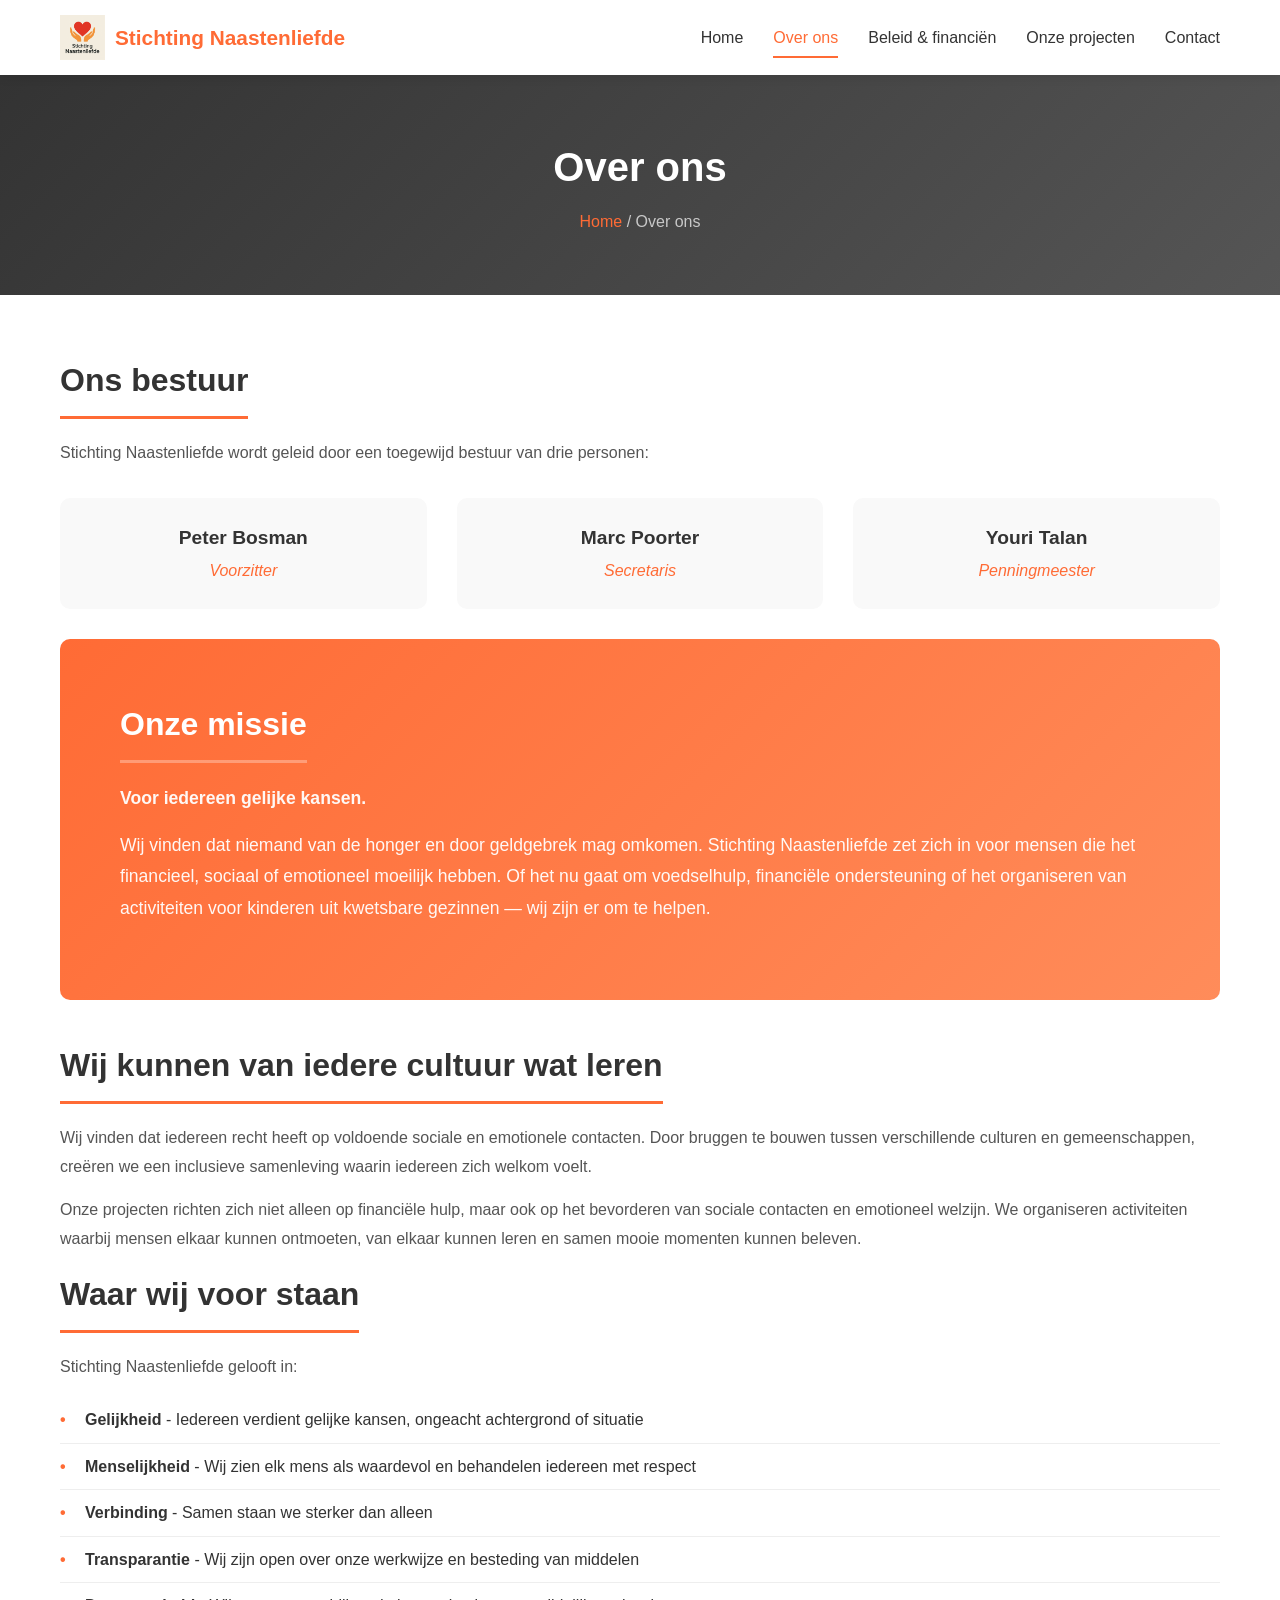
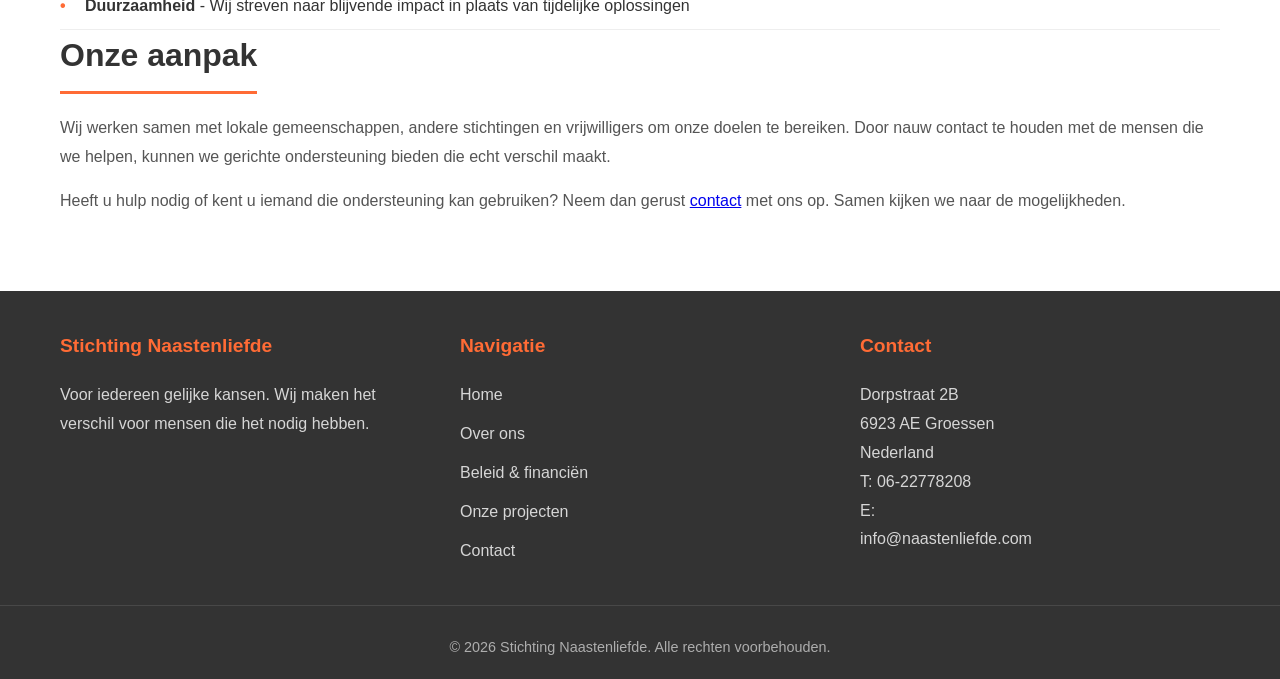
<file: over-ons.html>
<!DOCTYPE html>
<html lang="nl">
<head>
    <meta charset="UTF-8">
    <meta name="viewport" content="width=device-width, initial-scale=1.0">
    <meta name="description" content="Over Stichting Naastenliefde - Ons bestuur, onze missie en visie voor gelijke kansen.">
    <meta name="keywords" content="stichting naastenliefde, over ons, missie, visie, bestuur, goede doelen">
    <meta name="robots" content="index, follow">
    
    <link rel="canonical" href="https://www.naastenliefde.com/over-ons.html">
    
    <meta property="og:type" content="website">
    <meta property="og:url" content="https://www.naastenliefde.com/over-ons.html">
    <meta property="og:title" content="Over ons - Stichting Naastenliefde">
    <meta property="og:description" content="Ons bestuur, onze missie en visie voor gelijke kansen.">
    <meta property="og:image" content="https://www.naastenliefde.com/images/hero-kinderen.jpg">
    
    <meta name="twitter:card" content="summary_large_image">
    <meta name="twitter:title" content="Over ons - Stichting Naastenliefde">
    
    <link rel="icon" type="image/png" href="images/logo.png">
    <link rel="apple-touch-icon" href="images/logo.png">
    
    <title>Over ons - Stichting Naastenliefde</title>
    <link rel="stylesheet" href="css/style.css?v=2.0">
</head>
<body>
    <!-- Header -->
    <header>
        <div class="header-container">
            <a href="index.html" class="logo">
                <img src="images/logo.png" alt="Stichting Naastenliefde Logo">
                <span>Stichting Naastenliefde</span>
            </a>
            <button class="menu-toggle" onclick="toggleMenu()">☰</button>
            <nav>
                <ul id="nav-menu">
                    <li><a href="index.html">Home</a></li>
                    <li>
                        <a href="over-ons.html" class="active">Over ons</a>
                        <ul class="dropdown">
                            <li><a href="over-ons.html#ons-bestuur">Ons bestuur</a></li>
                            <li><a href="over-ons.html#onze-missie">Onze missie</a></li>
                            <li><a href="over-ons.html#cultuur">Cultuur</a></li>
                            <li><a href="over-ons.html#waar-wij-voor-staan">Waar wij voor staan</a></li>
                        </ul>
                    </li>
                    <li>
                        <a href="beleid-financien.html">Beleid & financiën</a>
                        <ul class="dropdown">
                            <li><a href="beleid-financien.html#beloningsbeleid">Beloningsbeleid</a></li>
                            <li><a href="beleid-financien.html#begunstigers">Onze begunstigers</a></li>
                            <li><a href="beleid-financien.html#jaarstukken">Jaarstukken</a></li>
                            <li><a href="beleid-financien.html#notariele-akten">Notariële akten</a></li>
                        </ul>
                    </li>
                    <li>
                        <a href="onze-projecten.html">Onze projecten</a>
                        <ul class="dropdown">
                            <li><a href="onze-projecten.html#recente-projecten">Recente projecten</a></li>
                            <li><a href="onze-projecten.html#historische-projecten">Bijdragen t/m 2021</a></li>
                            <li><a href="onze-projecten.html#reacties">Reacties deelnemers</a></li>
                        </ul>
                    </li>
                    <li><a href="contact.html">Contact</a></li>
                </ul>
            </nav>
        </div>
    </header>

    <!-- Page Header -->
    <div class="page-header">
        <h1>Over ons</h1>
        <p class="breadcrumb"><a href="index.html">Home</a> / Over ons</p>
    </div>

    <!-- Content -->
    <section class="content-block">
        <div class="container">
            <h2 id="ons-bestuur">Ons bestuur</h2>
            <p>Stichting Naastenliefde wordt geleid door een toegewijd bestuur van drie personen:</p>
            
            <div class="board-members">
                <div class="board-member">
                    <h4>Peter Bosman</h4>
                    <span>Voorzitter</span>
                </div>
                <div class="board-member">
                    <h4>Marc Poorter</h4>
                    <span>Secretaris</span>
                </div>
                <div class="board-member">
                    <h4>Youri Talan</h4>
                    <span>Penningmeester</span>
                </div>
            </div>

            <div class="about-intro">
                <h2 id="onze-missie">Onze missie</h2>
                <p><strong>Voor iedereen gelijke kansen.</strong></p>
                <p>Wij vinden dat niemand van de honger en door geldgebrek mag omkomen. Stichting Naastenliefde zet zich in voor mensen die het financieel, sociaal of emotioneel moeilijk hebben. Of het nu gaat om voedselhulp, financiële ondersteuning of het organiseren van activiteiten voor kinderen uit kwetsbare gezinnen — wij zijn er om te helpen.</p>
            </div>

            <h2 id="cultuur">Wij kunnen van iedere cultuur wat leren</h2>
            <p>Wij vinden dat iedereen recht heeft op voldoende sociale en emotionele contacten. Door bruggen te bouwen tussen verschillende culturen en gemeenschappen, creëren we een inclusieve samenleving waarin iedereen zich welkom voelt.</p>
            <p>Onze projecten richten zich niet alleen op financiële hulp, maar ook op het bevorderen van sociale contacten en emotioneel welzijn. We organiseren activiteiten waarbij mensen elkaar kunnen ontmoeten, van elkaar kunnen leren en samen mooie momenten kunnen beleven.</p>

            <h2 id="waar-wij-voor-staan">Waar wij voor staan</h2>
            <p>Stichting Naastenliefde gelooft in:</p>
            <ul>
                <li><strong>Gelijkheid</strong> - Iedereen verdient gelijke kansen, ongeacht achtergrond of situatie</li>
                <li><strong>Menselijkheid</strong> - Wij zien elk mens als waardevol en behandelen iedereen met respect</li>
                <li><strong>Verbinding</strong> - Samen staan we sterker dan alleen</li>
                <li><strong>Transparantie</strong> - Wij zijn open over onze werkwijze en besteding van middelen</li>
                <li><strong>Duurzaamheid</strong> - Wij streven naar blijvende impact in plaats van tijdelijke oplossingen</li>
            </ul>

            <h2>Onze aanpak</h2>
            <p>Wij werken samen met lokale gemeenschappen, andere stichtingen en vrijwilligers om onze doelen te bereiken. Door nauw contact te houden met de mensen die we helpen, kunnen we gerichte ondersteuning bieden die echt verschil maakt.</p>
            <p>Heeft u hulp nodig of kent u iemand die ondersteuning kan gebruiken? Neem dan gerust <a href="contact.html">contact</a> met ons op. Samen kijken we naar de mogelijkheden.</p>
        </div>
    </section>

    <!-- Footer -->
    <footer>
        <div class="footer-content">
            <div class="footer-section">
                <h3>Stichting Naastenliefde</h3>
                <p>Voor iedereen gelijke kansen. Wij maken het verschil voor mensen die het nodig hebben.</p>
            </div>
            <div class="footer-section">
                <h3>Navigatie</h3>
                <ul>
                    <li><a href="index.html">Home</a></li>
                    <li><a href="over-ons.html">Over ons</a></li>
                    <li><a href="beleid-financien.html">Beleid & financiën</a></li>
                    <li><a href="onze-projecten.html">Onze projecten</a></li>
                    <li><a href="contact.html">Contact</a></li>
                </ul>
            </div>
            <div class="footer-section">
                <h3>Contact</h3>
                <p>Dorpstraat 2B<br>
                6923 AE Groessen<br>
                Nederland</p>
                <p>T: 06-22778208<br>
                E: <a href="mailto:info@naastenliefde.com">info@naastenliefde.com</a></p>
            </div>
        </div>
        <div class="footer-bottom">
            <p>© 2026 Stichting Naastenliefde. Alle rechten voorbehouden.</p>
        </div>
    </footer>

    <script>
        function toggleMenu() {
            const nav = document.querySelector('nav');
            const menuToggle = document.querySelector('.menu-toggle');
            nav.classList.toggle('active');
            menuToggle.classList.toggle('active');
            menuToggle.textContent = nav.classList.contains('active') ? '✕' : '☰';
        }

        // Mobiele dropdown ondersteuning
        document.addEventListener('DOMContentLoaded', function() {
            const dropdownParents = document.querySelectorAll('nav ul > li');
            
            dropdownParents.forEach(function(item) {
                const dropdown = item.querySelector('.dropdown');
                const link = item.querySelector(':scope > a');
                
                if (dropdown && link) {
                    link.addEventListener('click', function(e) {
                        if (window.innerWidth <= 768) {
                            e.preventDefault();
                            
                            // Sluit andere dropdowns
                            dropdownParents.forEach(function(other) {
                                if (other !== item) {
                                    other.classList.remove('dropdown-open');
                                }
                            });
                            
                            item.classList.toggle('dropdown-open');
                        }
                    });
                }
            });

            // Sluit menu bij klikken buiten
            document.addEventListener('click', function(e) {
                const nav = document.querySelector('nav');
                const menuToggle = document.querySelector('.menu-toggle');
                
                if (!nav.contains(e.target) && !menuToggle.contains(e.target) && nav.classList.contains('active')) {
                    nav.classList.remove('active');
                    menuToggle.classList.remove('active');
                    menuToggle.textContent = '☰';
                }
            });

            // Reset menu bij resize
            window.addEventListener('resize', function() {
                if (window.innerWidth > 768) {
                    const nav = document.querySelector('nav');
                    const menuToggle = document.querySelector('.menu-toggle');
                    nav.classList.remove('active');
                    menuToggle.classList.remove('active');
                    menuToggle.textContent = '☰';
                    document.querySelectorAll('.dropdown-open').forEach(function(item) {
                        item.classList.remove('dropdown-open');
                    });
                }
            });
        });
    </script>
</body>
</html>
</file>
<file: css/style.css>
/* ==========================================
   Stichting Naastenliefde - Huisstijl CSS
   Kleuren: Oranje (#FF6B35), Donkergrijs (#333), Wit (#FFF)
   ========================================== */

/* Reset & Base */
* {
    margin: 0;
    padding: 0;
    box-sizing: border-box;
}

html {
    scroll-behavior: smooth;
}

body {
    font-family: 'Segoe UI', Tahoma, Geneva, Verdana, sans-serif;
    line-height: 1.6;
    color: #333;
    background-color: #fff;
}

/* Container */
.container {
    max-width: 1200px;
    margin: 0 auto;
    padding: 0 20px;
}

/* ==========================================
   HEADER & NAVIGATIE
   ========================================== */
header {
    background-color: #fff;
    box-shadow: 0 2px 10px rgba(0, 0, 0, 0.1);
    position: sticky;
    top: 0;
    z-index: 1000;
}

.header-container {
    display: flex;
    justify-content: space-between;
    align-items: center;
    padding: 15px 20px;
    max-width: 1200px;
    margin: 0 auto;
}

.logo {
    display: flex;
    align-items: center;
    gap: 10px;
    font-size: 1.3rem;
    font-weight: 700;
    color: #FF6B35;
    text-decoration: none;
}

.logo img {
    height: 45px;
    width: auto;
}

.logo:hover {
    color: #e55a2b;
}

/* Navigatie */
nav ul {
    display: flex;
    list-style: none;
    gap: 30px;
}

nav ul li {
    position: relative;
}

nav ul li a {
    text-decoration: none;
    color: #333;
    font-weight: 500;
    padding: 10px 0;
    transition: color 0.3s ease;
}

nav ul li a:hover {
    color: #FF6B35;
}

nav ul li a.active {
    color: #FF6B35;
    border-bottom: 2px solid #FF6B35;
}

/* Dropdown menu */
nav ul li .dropdown {
    display: none;
    position: absolute;
    top: 100%;
    left: 0;
    background-color: #fff;
    box-shadow: 0 5px 15px rgba(0, 0, 0, 0.1);
    border-radius: 5px;
    min-width: 200px;
    padding: 10px 0;
}

nav ul li:hover .dropdown {
    display: block;
}

nav ul li .dropdown li {
    padding: 0;
}

nav ul li .dropdown li a {
    display: block;
    padding: 10px 20px;
    color: #333;
}

nav ul li .dropdown li a:hover {
    background-color: #f5f5f5;
    color: #FF6B35;
}

/* Mobile menu button */
.menu-toggle {
    display: none;
    background: none;
    border: none;
    font-size: 1.5rem;
    cursor: pointer;
    color: #333;
}

/* ==========================================
   HERO SECTIE
   ========================================== */
.hero {
    position: relative;
    height: 500px;
    background-size: cover;
    background-position: center 30%; /* Zorgt dat gezichten en armen zichtbaar zijn */
    display: flex;
    align-items: center;
    justify-content: center;
    text-align: center;
    color: #fff;
}

.hero::before {
    content: '';
    position: absolute;
    top: 0;
    left: 0;
    right: 0;
    bottom: 0;
    background: rgba(0, 0, 0, 0.4);
}

.hero-content {
    position: relative;
    z-index: 1;
    max-width: 800px;
    padding: 20px;
}

.hero h1 {
    font-size: 3rem;
    margin-bottom: 20px;
    text-shadow: 2px 2px 4px rgba(0, 0, 0, 0.3);
}

.hero p {
    font-size: 1.25rem;
    margin-bottom: 30px;
    text-shadow: 1px 1px 2px rgba(0, 0, 0, 0.3);
}

/* ==========================================
   KNOPPEN
   ========================================== */
.btn {
    display: inline-block;
    padding: 12px 30px;
    border-radius: 5px;
    text-decoration: none;
    font-weight: 600;
    transition: all 0.3s ease;
    cursor: pointer;
    border: none;
}

.btn-primary {
    background-color: #FF6B35;
    color: #fff;
}

.btn-primary:hover {
    background-color: #e55a2b;
    transform: translateY(-2px);
    box-shadow: 0 5px 15px rgba(255, 107, 53, 0.3);
}

.btn-secondary {
    background-color: transparent;
    color: #FF6B35;
    border: 2px solid #FF6B35;
}

.btn-secondary:hover {
    background-color: #FF6B35;
    color: #fff;
}

/* ==========================================
   SECTIES
   ========================================== */
section {
    padding: 80px 0;
}

section.alt-bg {
    background-color: #f9f9f9;
}

.section-title {
    text-align: center;
    margin-bottom: 50px;
}

.section-title h2 {
    font-size: 2.5rem;
    color: #333;
    margin-bottom: 15px;
}

.section-title p {
    color: #666;
    font-size: 1.1rem;
    max-width: 600px;
    margin: 0 auto;
}

/* ==========================================
   MISSIE SECTIE (HOME)
   ========================================== */
.mission-section {
    text-align: center;
    padding: 80px 20px;
}

.mission-section h2 {
    font-size: 2.5rem;
    color: #333;
    margin-bottom: 20px;
}

.mission-section p {
    font-size: 1.2rem;
    color: #666;
    max-width: 800px;
    margin: 0 auto 30px;
    line-height: 1.8;
}

/* ==========================================
   CONTENT BLOCKS
   ========================================== */
.content-block {
    padding: 60px 0;
}

.content-block h2 {
    font-size: 2rem;
    color: #333;
    margin-bottom: 20px;
    padding-bottom: 10px;
    border-bottom: 3px solid #FF6B35;
    display: inline-block;
}

.content-block h3 {
    font-size: 1.5rem;
    color: #FF6B35;
    margin: 30px 0 15px;
}

.content-block p {
    color: #555;
    line-height: 1.8;
    margin-bottom: 15px;
}

.content-block ul {
    list-style: none;
    padding-left: 0;
}

.content-block ul li {
    padding: 10px 0;
    padding-left: 25px;
    position: relative;
    border-bottom: 1px solid #eee;
}

.content-block ul li::before {
    content: '•';
    color: #FF6B35;
    font-weight: bold;
    position: absolute;
    left: 0;
}

/* ==========================================
   OVER ONS PAGINA
   ========================================== */
.about-intro {
    background: linear-gradient(135deg, #FF6B35 0%, #ff8c5a 100%);
    color: #fff;
    padding: 60px;
    border-radius: 10px;
    margin-bottom: 40px;
}

.about-intro h2 {
    color: #fff;
    border-bottom-color: rgba(255, 255, 255, 0.3);
}

.about-intro p {
    color: rgba(255, 255, 255, 0.95);
    font-size: 1.1rem;
}

/* ==========================================
   BELEID & FINANCIËN
   ========================================== */
.board-members {
    display: grid;
    grid-template-columns: repeat(auto-fit, minmax(250px, 1fr));
    gap: 30px;
    margin: 30px 0;
}

.board-member {
    background: #f9f9f9;
    padding: 25px;
    border-radius: 10px;
    text-align: center;
    transition: transform 0.3s ease, box-shadow 0.3s ease;
}

.board-member:hover {
    transform: translateY(-5px);
    box-shadow: 0 10px 30px rgba(0, 0, 0, 0.1);
}

.board-member h4 {
    color: #333;
    font-size: 1.2rem;
    margin-bottom: 5px;
}

.board-member span {
    color: #FF6B35;
    font-style: italic;
}

.supporters-list {
    display: grid;
    grid-template-columns: repeat(auto-fit, minmax(300px, 1fr));
    gap: 20px;
    margin: 30px 0;
}

.supporter-item {
    background: #fff;
    border: 1px solid #eee;
    padding: 20px;
    border-radius: 8px;
    border-left: 4px solid #FF6B35;
}

.supporter-item h4 {
    color: #333;
    margin-bottom: 5px;
}

.supporter-item p {
    color: #666;
    font-size: 0.95rem;
    margin: 0;
}

/* ==========================================
   PROJECTEN PAGINA
   ========================================== */
.projects-timeline {
    position: relative;
    padding-left: 30px;
}

.projects-timeline::before {
    content: '';
    position: absolute;
    left: 0;
    top: 0;
    bottom: 0;
    width: 3px;
    background: #FF6B35;
}

.project-item {
    position: relative;
    margin-bottom: 40px;
    padding: 25px;
    background: #fff;
    border-radius: 10px;
    box-shadow: 0 5px 15px rgba(0, 0, 0, 0.08);
}

.project-item::before {
    content: '';
    position: absolute;
    left: -38px;
    top: 30px;
    width: 15px;
    height: 15px;
    background: #FF6B35;
    border-radius: 50%;
    border: 3px solid #fff;
    box-shadow: 0 0 0 3px #FF6B35;
}

.project-item .date {
    color: #FF6B35;
    font-weight: 600;
    font-size: 0.95rem;
    margin-bottom: 5px;
}

.project-item .amount {
    font-size: 1.3rem;
    font-weight: 700;
    color: #333;
    margin-bottom: 10px;
}

.project-item p {
    color: #555;
    line-height: 1.7;
    margin: 0;
}

.project-item img {
    max-width: 100%;
    height: auto;
    border-radius: 8px;
    margin-top: 15px;
}

/* Historische projecten */
.historical-projects {
    background: #f9f9f9;
    padding: 30px;
    border-radius: 10px;
    margin-top: 40px;
}

.historical-projects h3 {
    color: #333;
    margin-bottom: 20px;
}

.historical-projects ul {
    columns: 2;
    column-gap: 40px;
}

.historical-projects ul li {
    break-inside: avoid;
}

/* ==========================================
   CONTACT PAGINA
   ========================================== */
.contact-grid {
    display: grid;
    grid-template-columns: 1fr;
    gap: 40px;
}

.contact-info {
    background: #fff;
    padding: 40px;
    border-radius: 10px;
    box-shadow: 0 5px 20px rgba(0, 0, 0, 0.08);
}

.contact-info h2 {
    color: #333;
    margin-bottom: 30px;
    padding-bottom: 10px;
    border-bottom: 3px solid #FF6B35;
}

.contact-details {
    margin-bottom: 30px;
}

.contact-details p {
    margin-bottom: 10px;
    color: #555;
}

.contact-details strong {
    color: #333;
}

.contact-details a {
    color: #FF6B35;
    text-decoration: none;
}

.contact-details a:hover {
    text-decoration: underline;
}

.contact-section {
    margin-top: 30px;
    padding-top: 30px;
    border-top: 1px solid #eee;
}

.contact-section h3 {
    color: #FF6B35;
    font-size: 1.3rem;
    margin-bottom: 15px;
}

.contact-section p {
    color: #555;
    line-height: 1.8;
}

/* Bank info highlight */
.bank-info {
    background: linear-gradient(135deg, #FF6B35 0%, #ff8c5a 100%);
    color: #fff;
    padding: 20px 25px;
    border-radius: 8px;
    margin-top: 15px;
}

.bank-info strong {
    display: block;
    font-size: 1.1rem;
    margin-bottom: 5px;
}

.bank-info span {
    font-family: 'Courier New', monospace;
    font-size: 1.2rem;
    letter-spacing: 1px;
}

/* ==========================================
   DOCUMENTEN / AKTEN
   ========================================== */
.documents-list {
    display: grid;
    grid-template-columns: repeat(auto-fit, minmax(280px, 1fr));
    gap: 25px;
    margin: 30px 0;
}

.document-card {
    background: #fff;
    border: 1px solid #eee;
    border-radius: 10px;
    padding: 25px;
    text-align: center;
    transition: all 0.3s ease;
}

.document-card:hover {
    border-color: #FF6B35;
    box-shadow: 0 10px 30px rgba(255, 107, 53, 0.15);
}

.document-card .icon {
    font-size: 3rem;
    margin-bottom: 15px;
}

.document-card h4 {
    color: #333;
    margin-bottom: 10px;
}

.document-card p {
    color: #666;
    font-size: 0.95rem;
    margin-bottom: 15px;
}

.document-card a {
    color: #FF6B35;
    text-decoration: none;
    font-weight: 600;
}

.document-card a:hover {
    text-decoration: underline;
}

/* PDF Viewer */
.document-viewer-section {
    margin: 40px 0;
    padding: 30px;
    background: #f9f9f9;
    border-radius: 10px;
}

.document-viewer-section h3 {
    color: #333;
    margin-bottom: 20px;
    padding-bottom: 10px;
    border-bottom: 2px solid #FF6B35;
}

.pdf-viewer-container {
    background: #fff;
    border: 1px solid #ddd;
    border-radius: 8px;
    overflow: hidden;
    margin-bottom: 15px;
}

.pdf-viewer {
    width: 100%;
    height: 600px;
    border: none;
}

.download-btn {
    display: inline-flex;
    align-items: center;
    gap: 8px;
}

@media (max-width: 768px) {
    .pdf-viewer {
        height: 400px;
    }
    
    .document-viewer-section {
        padding: 20px;
    }
}

/* ==========================================
   TESTIMONIALS
   ========================================== */
.testimonial {
    background: #f9f9f9;
    padding: 40px;
    border-radius: 10px;
    text-align: center;
    margin: 40px 0;
    position: relative;
}

.testimonial::before {
    content: '"';
    font-size: 5rem;
    color: #FF6B35;
    opacity: 0.3;
    position: absolute;
    top: 10px;
    left: 30px;
    font-family: Georgia, serif;
}

.testimonial blockquote {
    font-size: 1.3rem;
    font-style: italic;
    color: #333;
    max-width: 700px;
    margin: 0 auto 20px;
}

.testimonial cite {
    color: #FF6B35;
    font-weight: 600;
}

/* ==========================================
   PAGE HEADER (Sub pages)
   ========================================== */
.page-header {
    background: linear-gradient(135deg, #333 0%, #555 100%);
    color: #fff;
    padding: 60px 20px;
    text-align: center;
}

.page-header h1 {
    font-size: 2.5rem;
    margin-bottom: 10px;
}

.breadcrumb {
    color: rgba(255, 255, 255, 0.7);
}

.breadcrumb a {
    color: #FF6B35;
    text-decoration: none;
}

.breadcrumb a:hover {
    text-decoration: underline;
}

/* ==========================================
   FOOTER
   ========================================== */
footer {
    background-color: #333;
    color: #fff;
    padding: 40px 0 20px;
}

.footer-content {
    display: grid;
    grid-template-columns: repeat(auto-fit, minmax(250px, 1fr));
    gap: 40px;
    max-width: 1200px;
    margin: 0 auto;
    padding: 0 20px;
}

.footer-section h3 {
    color: #FF6B35;
    margin-bottom: 20px;
    font-size: 1.2rem;
}

.footer-section p,
.footer-section a {
    color: rgba(255, 255, 255, 0.8);
    line-height: 1.8;
}

.footer-section a {
    text-decoration: none;
    display: block;
    transition: color 0.3s ease;
}

.footer-section a:hover {
    color: #FF6B35;
}

.footer-section ul {
    list-style: none;
}

.footer-section ul li {
    margin-bottom: 10px;
}

.footer-bottom {
    text-align: center;
    padding-top: 30px;
    margin-top: 30px;
    border-top: 1px solid rgba(255, 255, 255, 0.1);
}

.footer-bottom p {
    color: rgba(255, 255, 255, 0.6);
    font-size: 0.9rem;
}

/* ==========================================
   RESPONSIVE DESIGN - TABLET (max 992px)
   ========================================== */
@media (max-width: 992px) {
    nav ul {
        gap: 20px;
    }

    .hero h1 {
        font-size: 2.5rem;
    }

    .footer-content {
        grid-template-columns: repeat(2, 1fr);
    }

    .documents-list {
        grid-template-columns: repeat(2, 1fr);
    }
}

/* ==========================================
   RESPONSIVE DESIGN - MOBIEL (max 768px)
   ========================================== */
@media (max-width: 768px) {
    /* Header & Navigatie */
    .header-container {
        flex-wrap: wrap;
        padding: 10px 15px;
    }

    .logo {
        font-size: 1.1rem;
    }

    .logo img {
        height: 35px;
    }

    .menu-toggle {
        display: flex;
        align-items: center;
        justify-content: center;
        width: 44px;
        height: 44px;
        background: none;
        border: none;
        font-size: 1.5rem;
        cursor: pointer;
        color: #333;
        border-radius: 5px;
        transition: background-color 0.3s ease;
    }

    .menu-toggle:hover,
    .menu-toggle:focus {
        background-color: #f5f5f5;
    }

    .menu-toggle.active {
        color: #FF6B35;
    }

    nav {
        width: 100%;
        order: 3;
        max-height: 0;
        overflow: hidden;
        transition: max-height 0.3s ease-out;
    }

    nav.active {
        max-height: 500px;
    }

    nav ul {
        display: flex;
        flex-direction: column;
        gap: 0;
        padding: 15px 0;
        border-top: 1px solid #eee;
    }

    nav ul li {
        border-bottom: 1px solid #f0f0f0;
    }

    nav ul li:last-child {
        border-bottom: none;
    }

    nav ul li a {
        display: block;
        padding: 15px 10px;
        font-size: 1rem;
    }

    nav ul li a.active {
        border-bottom: none;
        background-color: rgba(255, 107, 53, 0.1);
        border-left: 3px solid #FF6B35;
    }

    /* Dropdown menu mobiel */
    nav ul li .dropdown {
        position: static;
        box-shadow: none;
        background-color: #f9f9f9;
        padding: 0;
        max-height: 0;
        overflow: hidden;
        transition: max-height 0.3s ease-out;
        border-radius: 0;
        min-width: auto;
    }

    nav ul li.dropdown-open .dropdown {
        max-height: 300px;
    }

    nav ul li:hover .dropdown {
        display: none;
    }

    nav ul li.dropdown-open .dropdown {
        display: block;
    }

    nav ul li .dropdown li a {
        padding: 12px 25px;
        font-size: 0.95rem;
    }

    /* Dropdown arrow indicator */
    nav ul li > a[href*="over-ons"]::after,
    nav ul li > a[href*="beleid"]::after,
    nav ul li > a[href*="projecten"]::after {
        content: ' ▾';
        font-size: 0.8rem;
    }

    nav ul li.dropdown-open > a::after {
        content: ' ▴' !important;
    }

    /* Hero Sectie */
    .hero {
        height: 350px;
        background-position: center center;
    }

    .hero h1 {
        font-size: 1.8rem;
        margin-bottom: 15px;
    }

    .hero p {
        font-size: 1rem;
        margin-bottom: 20px;
    }

    .hero-content {
        padding: 15px;
    }

    /* Secties */
    section {
        padding: 50px 0;
    }

    .section-title h2,
    .mission-section h2 {
        font-size: 1.8rem;
    }

    .mission-section {
        padding: 50px 15px;
    }

    .mission-section p {
        font-size: 1.05rem;
    }

    /* Knoppen */
    .btn {
        padding: 14px 28px;
        font-size: 1rem;
        width: 100%;
        max-width: 300px;
        text-align: center;
    }

    /* About intro */
    .about-intro {
        padding: 25px;
        margin-bottom: 30px;
    }

    .about-intro h2 {
        font-size: 1.5rem;
    }

    /* Content blocks */
    .content-block {
        padding: 40px 0;
    }

    .content-block h2 {
        font-size: 1.6rem;
    }

    .content-block h3 {
        font-size: 1.3rem;
    }

    /* Board members */
    .board-members {
        grid-template-columns: 1fr;
        gap: 20px;
    }

    .board-member {
        padding: 20px;
    }

    /* Supporters */
    .supporters-list {
        grid-template-columns: 1fr;
    }

    /* Projects */
    .projects-timeline {
        padding-left: 20px;
    }

    .project-item {
        padding: 20px;
        margin-bottom: 30px;
    }

    .project-item::before {
        left: -28px;
        width: 12px;
        height: 12px;
    }

    .project-item .amount {
        font-size: 1.2rem;
    }

    .historical-projects {
        padding: 20px;
    }

    .historical-projects ul {
        columns: 1;
    }

    /* Contact */
    .contact-info {
        padding: 25px;
    }

    .contact-info h2 {
        font-size: 1.5rem;
    }

    .bank-info {
        padding: 15px 20px;
    }

    .bank-info span {
        font-size: 1rem;
        word-break: break-all;
    }

    /* Documents */
    .documents-list {
        grid-template-columns: 1fr;
        gap: 20px;
    }

    .document-card {
        padding: 20px;
    }

    .document-viewer-section {
        padding: 20px;
    }

    .pdf-viewer {
        height: 400px;
    }

    /* Testimonials */
    .testimonial {
        padding: 30px 20px;
    }

    .testimonial::before {
        font-size: 3rem;
        top: 5px;
        left: 15px;
    }

    .testimonial blockquote {
        font-size: 1.1rem;
    }

    /* Page header */
    .page-header {
        padding: 40px 15px;
    }

    .page-header h1 {
        font-size: 1.8rem;
    }

    /* Footer */
    footer {
        padding: 30px 0 15px;
    }

    .footer-content {
        grid-template-columns: 1fr;
        gap: 30px;
        text-align: center;
    }

    .footer-section h3 {
        margin-bottom: 15px;
    }

    .footer-bottom {
        padding-top: 20px;
        margin-top: 20px;
    }
}

/* ==========================================
   RESPONSIVE DESIGN - KLEINE MOBIEL (max 480px)
   ========================================== */
@media (max-width: 480px) {
    .logo span {
        display: none;
    }

    .logo img {
        height: 40px;
    }

    .hero {
        height: 300px;
    }

    .hero h1 {
        font-size: 1.5rem;
    }

    .hero p {
        font-size: 0.95rem;
    }

    .section-title h2,
    .mission-section h2 {
        font-size: 1.5rem;
    }

    .container {
        padding: 0 12px;
    }

    section {
        padding: 40px 0;
    }

    .mission-section {
        padding: 40px 12px;
    }

    .mission-section p {
        font-size: 1rem;
        line-height: 1.7;
    }

    .btn {
        padding: 12px 24px;
        font-size: 0.95rem;
    }

    .about-intro {
        padding: 20px;
    }

    .about-intro p {
        font-size: 1rem;
    }

    .content-block h2 {
        font-size: 1.4rem;
    }

    .project-item {
        padding: 15px;
    }

    .project-item .amount {
        font-size: 1.1rem;
    }

    .contact-info {
        padding: 20px;
    }

    .testimonial {
        padding: 25px 15px;
    }

    .testimonial blockquote {
        font-size: 1rem;
    }

    .page-header h1 {
        font-size: 1.5rem;
    }

    .pdf-viewer {
        height: 300px;
    }
}

/* ==========================================
   TOUCH OPTIMALISATIES
   ========================================== */
@media (hover: none) and (pointer: coarse) {
    /* Grotere touch targets */
    nav ul li a {
        min-height: 44px;
        display: flex;
        align-items: center;
    }

    .btn {
        min-height: 48px;
    }

    /* Verwijder hover effecten op touch devices */
    .btn-primary:hover {
        transform: none;
    }

    .board-member:hover {
        transform: none;
    }

    .document-card:hover {
        transform: none;
    }

    /* Active states voor touch */
    .btn:active {
        transform: scale(0.98);
    }

    .board-member:active {
        transform: scale(0.98);
    }
}

/* ==========================================
   LANDSCAPE MOBIEL
   ========================================== */
@media (max-width: 768px) and (orientation: landscape) {
    .hero {
        height: 250px;
    }

    .hero h1 {
        font-size: 1.5rem;
    }

    .page-header {
        padding: 30px 15px;
    }
}
</file>
